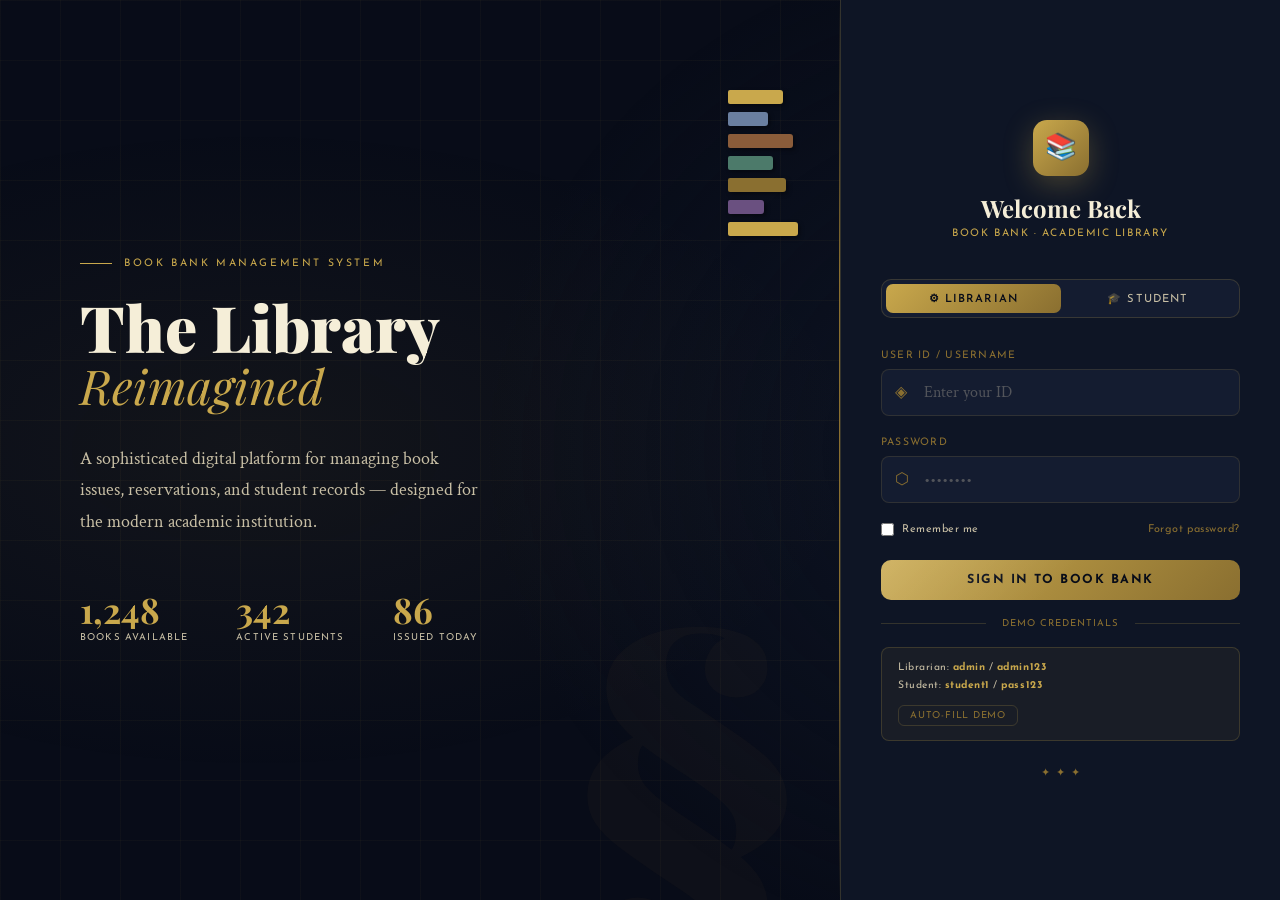
<file: src/main/resources/static/index.html>
<!DOCTYPE html>
<html lang="en">
<head>
<meta charset="UTF-8">
<meta name="viewport" content="width=device-width,initial-scale=1">
<title>Book Bank — Sign In</title>
<link rel="preconnect" href="https://fonts.googleapis.com">
<link href="https://fonts.googleapis.com/css2?family=Playfair+Display:ital,wght@0,400;0,700;0,900;1,400;1,600&family=Crimson+Text:ital,wght@0,400;0,600;1,400&family=Josefin+Sans:wght@300;400;600&display=swap" rel="stylesheet">
<style>
:root {
  --navy: #080c18;
  --navy-2: #0e1525;
  --navy-3: #141c30;
  --navy-4: #1c2640;
  --gold: #c9a84c;
  --gold-light: #e8c96a;
  --gold-dim: #8a6f30;
  --cream: #f5eed8;
  --cream-dim: #c8bfa5;
  --border: rgba(201,168,76,0.2);
  --border-strong: rgba(201,168,76,0.5);
}
*,*::before,*::after{box-sizing:border-box;margin:0;padding:0}
body {
  background: var(--navy);
  color: var(--cream);
  font-family: 'Crimson Text', Georgia, serif;
  min-height: 100vh;
  display: flex;
  align-items: center;
  justify-content: center;
  overflow: hidden;
}
body::before {
  content: '';
  position: fixed; inset: 0;
  background:
    radial-gradient(ellipse 80% 60% at 20% 50%, rgba(201,168,76,0.06) 0%, transparent 60%),
    radial-gradient(ellipse 60% 80% at 80% 50%, rgba(14,21,37,0.8) 0%, transparent 70%);
  pointer-events: none;
}

/* Grid lines */
.grid-bg {
  position: fixed; inset: 0;
  background-image:
    linear-gradient(rgba(201,168,76,0.04) 1px, transparent 1px),
    linear-gradient(90deg, rgba(201,168,76,0.04) 1px, transparent 1px);
  background-size: 60px 60px;
  pointer-events: none;
}

.login-container {
  display: grid;
  grid-template-columns: 1fr 440px;
  min-height: 100vh;
  width: 100%;
  position: relative;
  z-index: 1;
}

/* Left panel */
.login-hero {
  display: flex;
  flex-direction: column;
  align-items: flex-start;
  justify-content: center;
  padding: 4rem 5rem;
  position: relative;
  overflow: hidden;
}
.login-hero::after {
  content: '';
  position: absolute;
  top: 0; bottom: 0; right: 0;
  width: 1px;
  background: linear-gradient(to bottom, transparent, var(--gold-dim) 30%, var(--gold-dim) 70%, transparent);
}

.hero-eyebrow {
  font-family: 'Josefin Sans', sans-serif;
  font-size: 0.65rem;
  letter-spacing: 0.25em;
  text-transform: uppercase;
  color: var(--gold);
  margin-bottom: 1.5rem;
  display: flex;
  align-items: center;
  gap: 0.75rem;
}
.hero-eyebrow::before {
  content: '';
  display: inline-block;
  width: 32px; height: 1px;
  background: var(--gold);
}

.hero-title {
  font-family: 'Playfair Display', serif;
  font-size: clamp(3rem, 5vw, 5rem);
  font-weight: 900;
  line-height: 1.05;
  color: var(--cream);
  margin-bottom: 0.5rem;
}
.hero-title em {
  display: block;
  font-style: italic;
  color: var(--gold);
  font-weight: 400;
  font-size: 0.75em;
}

.hero-desc {
  font-size: 1.1rem;
  color: var(--cream-dim);
  max-width: 400px;
  margin: 1.5rem 0 3rem;
  line-height: 1.8;
}

/* Stats row on hero */
.hero-stats {
  display: flex;
  gap: 3rem;
}
.hero-stat-val {
  font-family: 'Playfair Display', serif;
  font-size: 2.2rem;
  font-weight: 700;
  color: var(--gold);
}
.hero-stat-lbl {
  font-family: 'Josefin Sans', sans-serif;
  font-size: 0.6rem;
  letter-spacing: 0.12em;
  text-transform: uppercase;
  color: var(--cream-dim);
}

/* Big decorative number */
.hero-deco {
  position: absolute;
  bottom: -2rem; right: 5%;
  font-family: 'Playfair Display', serif;
  font-size: 22rem;
  font-weight: 900;
  color: rgba(201,168,76,0.03);
  line-height: 1;
  user-select: none;
  pointer-events: none;
}

/* Floating book icons */
.float-books {
  position: absolute;
  top: 10%; right: 5%;
  display: flex;
  flex-direction: column;
  gap: 8px;
  opacity: 0.35;
}
.float-book {
  height: 14px;
  border-radius: 2px 3px 3px 2px;
  box-shadow: 2px 2px 4px rgba(0,0,0,0.4);
  animation: floatBook 4s ease-in-out infinite;
}
.float-book:nth-child(odd) { animation-direction: alternate; }
@keyframes floatBook {
  0%,100% { transform: translateY(0); }
  50% { transform: translateY(-6px); }
}

/* Right panel — form */
.login-form-panel {
  background: var(--navy-2);
  border-left: 1px solid var(--border);
  display: flex;
  flex-direction: column;
  align-items: center;
  justify-content: center;
  padding: 3rem 2.5rem;
}

.form-logo {
  text-align: center;
  margin-bottom: 2.5rem;
}
.form-logo .logo-icon {
  width: 56px; height: 56px;
  background: linear-gradient(135deg, var(--gold), var(--gold-dim));
  border-radius: 14px;
  display: inline-flex;
  align-items: center;
  justify-content: center;
  font-size: 1.6rem;
  margin-bottom: 1rem;
  box-shadow: 0 8px 30px rgba(201,168,76,0.3);
  animation: pulse-gold 3s infinite;
}
@keyframes pulse-gold {
  0%,100% { box-shadow: 0 8px 30px rgba(201,168,76,0.3); }
  50% { box-shadow: 0 8px 40px rgba(201,168,76,0.5); }
}
.form-logo h2 {
  font-family: 'Playfair Display', serif;
  font-size: 1.5rem;
  font-weight: 700;
  color: var(--cream);
}
.form-logo p {
  font-family: 'Josefin Sans', sans-serif;
  font-size: 0.65rem;
  letter-spacing: 0.15em;
  text-transform: uppercase;
  color: var(--gold);
  margin-top: 4px;
}

/* Role tabs */
.role-tabs {
  display: flex;
  background: var(--navy-3);
  border: 1px solid var(--border);
  border-radius: 10px;
  padding: 4px;
  width: 100%;
  margin-bottom: 2rem;
}
.role-tab {
  flex: 1;
  text-align: center;
  padding: 0.5rem;
  border-radius: 7px;
  cursor: pointer;
  font-family: 'Josefin Sans', sans-serif;
  font-size: 0.7rem;
  letter-spacing: 0.1em;
  text-transform: uppercase;
  color: var(--cream-dim);
  transition: all 0.3s;
}
.role-tab.active {
  background: linear-gradient(135deg, var(--gold), var(--gold-dim));
  color: var(--navy);
  font-weight: 600;
}

/* Form */
.form-card { width: 100%; }
.form-group { margin-bottom: 1.3rem; }
.form-label {
  display: block;
  font-family: 'Josefin Sans', sans-serif;
  font-size: 0.65rem;
  letter-spacing: 0.12em;
  text-transform: uppercase;
  color: var(--gold-dim);
  margin-bottom: 0.5rem;
}
.input-wrap { position: relative; }
.input-icon {
  position: absolute;
  left: 0.9rem;
  top: 50%;
  transform: translateY(-50%);
  color: var(--gold-dim);
  font-size: 1rem;
  pointer-events: none;
}
.form-control {
  width: 100%;
  background: var(--navy-3);
  border: 1px solid rgba(201,168,76,0.15);
  border-radius: 8px;
  padding: 0.75rem 1rem 0.75rem 2.6rem;
  color: var(--cream);
  font-family: 'Crimson Text', serif;
  font-size: 1rem;
  outline: none;
  transition: border-color 0.2s, box-shadow 0.2s;
}
.form-control:focus {
  border-color: var(--gold-dim);
  box-shadow: 0 0 0 3px rgba(201,168,76,0.1);
}
.form-control::placeholder { color: rgba(197,188,168,0.35); }

.form-footer {
  display: flex;
  justify-content: space-between;
  align-items: center;
  margin-bottom: 1.5rem;
  font-size: 0.82rem;
}
.remember-wrap {
  display: flex;
  align-items: center;
  gap: 0.5rem;
  color: var(--cream-dim);
  cursor: pointer;
  font-family: 'Josefin Sans', sans-serif;
  font-size: 0.68rem;
  letter-spacing: 0.05em;
}
.remember-wrap input[type=checkbox] { accent-color: var(--gold); }
.forgot-link {
  font-family: 'Josefin Sans', sans-serif;
  font-size: 0.68rem;
  letter-spacing: 0.05em;
  color: var(--gold-dim);
  text-decoration: none;
  transition: color 0.2s;
}
.forgot-link:hover { color: var(--gold); }

.btn-login {
  width: 100%;
  padding: 0.85rem;
  background: linear-gradient(135deg, var(--gold), var(--gold-dim));
  border: none;
  border-radius: 10px;
  color: var(--navy);
  font-family: 'Josefin Sans', sans-serif;
  font-size: 0.78rem;
  font-weight: 700;
  letter-spacing: 0.12em;
  text-transform: uppercase;
  cursor: pointer;
  transition: all 0.3s;
  position: relative;
  overflow: hidden;
}
.btn-login::after {
  content: '';
  position: absolute;
  inset: 0;
  background: linear-gradient(135deg, rgba(255,255,255,0.15) 0%, transparent 50%);
}
.btn-login:hover { transform: translateY(-2px); box-shadow: 0 8px 30px rgba(201,168,76,0.5); }
.btn-login:active { transform: translateY(0); }

.divider {
  display: flex;
  align-items: center;
  gap: 1rem;
  margin: 1.2rem 0;
  color: var(--gold-dim);
  font-family: 'Josefin Sans', sans-serif;
  font-size: 0.6rem;
  letter-spacing: 0.1em;
  text-transform: uppercase;
}
.divider::before, .divider::after {
  content: '';
  flex: 1;
  height: 1px;
  background: var(--border);
}

.demo-creds {
  background: rgba(201,168,76,0.06);
  border: 1px solid var(--border);
  border-radius: 8px;
  padding: 0.9rem 1rem;
}
.demo-creds p {
  font-family: 'Josefin Sans', sans-serif;
  font-size: 0.65rem;
  letter-spacing: 0.05em;
  color: var(--cream-dim);
  margin-bottom: 0.4rem;
}
.demo-creds strong { color: var(--gold); }
.demo-btn {
  background: none;
  border: 1px solid var(--border);
  border-radius: 6px;
  color: var(--gold-dim);
  font-family: 'Josefin Sans', sans-serif;
  font-size: 0.6rem;
  letter-spacing: 0.08em;
  text-transform: uppercase;
  padding: 0.3rem 0.7rem;
  cursor: pointer;
  transition: all 0.2s;
  margin-top: 0.5rem;
}
.demo-btn:hover { border-color: var(--gold); color: var(--gold); }

/* ornament lines */
.form-ornament {
  display: flex;
  align-items: center;
  justify-content: center;
  gap: 0.5rem;
  margin-top: 1.5rem;
  color: var(--gold-dim);
  font-size: 0.7rem;
  opacity: 0.5;
}

/* Animations */
@keyframes fadeUp {
  from { opacity:0; transform:translateY(20px); }
  to { opacity:1; transform:translateY(0); }
}
.login-hero > * {
  animation: fadeUp 0.7s ease forwards;
}
.hero-eyebrow { animation-delay: 0.1s; }
.hero-title { animation-delay: 0.2s; }
.hero-desc { animation-delay: 0.3s; }
.hero-stats { animation-delay: 0.4s; }
.login-form-panel > * {
  animation: fadeUp 0.5s ease 0.2s forwards;
  opacity: 0;
}
</style>
</head>
<body>
<div class="grid-bg"></div>

<div class="login-container">
  <!-- HERO SIDE -->
  <div class="login-hero">
    <div class="hero-eyebrow">Book Bank Management System</div>
    <h1 class="hero-title">
      The Library
      <em>Reimagined</em>
    </h1>
    <p class="hero-desc">
      A sophisticated digital platform for managing book issues, reservations, and student records — designed for the modern academic institution.
    </p>
    <div class="hero-stats">
      <div>
        <div class="hero-stat-val">1,248</div>
        <div class="hero-stat-lbl">Books Available</div>
      </div>
      <div>
        <div class="hero-stat-val">342</div>
        <div class="hero-stat-lbl">Active Students</div>
      </div>
      <div>
        <div class="hero-stat-val">86</div>
        <div class="hero-stat-lbl">Issued Today</div>
      </div>
    </div>

    <!-- Decorative books -->
    <div class="float-books">
      <div class="float-book" style="width:55px;background:#c9a84c;animation-duration:3.2s"></div>
      <div class="float-book" style="width:40px;background:#6a7fa0;animation-duration:4.1s"></div>
      <div class="float-book" style="width:65px;background:#8a5c3a;animation-duration:3.7s"></div>
      <div class="float-book" style="width:45px;background:#4c7a6a;animation-duration:2.9s"></div>
      <div class="float-book" style="width:58px;background:#8a6f30;animation-duration:4.5s"></div>
      <div class="float-book" style="width:36px;background:#6a5080;animation-duration:3.4s"></div>
      <div class="float-book" style="width:70px;background:#c9a84c;animation-duration:5s"></div>
    </div>

    <div class="hero-deco">§</div>
  </div>

  <!-- FORM SIDE -->
  <div class="login-form-panel">
    <div class="form-logo">
      <div class="logo-icon">📚</div>
      <h2>Welcome Back</h2>
      <p>Book Bank · Academic Library</p>
    </div>

    <!-- Role tabs -->
    <div class="role-tabs">
      <div class="role-tab active" id="tab-admin" onclick="switchRole('admin')">⚙ Librarian</div>
      <div class="role-tab" id="tab-student" onclick="switchRole('student')">🎓 Student</div>
    </div>

    <div class="form-card">
      <div class="form-group">
        <label class="form-label">User ID / Username</label>
        <div class="input-wrap">
          <span class="input-icon">◈</span>
          <input class="form-control" id="inp-user" type="text" placeholder="Enter your ID" autocomplete="off">
        </div>
      </div>
      <div class="form-group">
        <label class="form-label">Password</label>
        <div class="input-wrap">
          <span class="input-icon">⬡</span>
          <input class="form-control" id="inp-pass" type="password" placeholder="••••••••">
        </div>
      </div>
      <div class="form-footer">
        <label class="remember-wrap">
          <input type="checkbox"> Remember me
        </label>
        <a href="#" class="forgot-link">Forgot password?</a>
      </div>
      <button class="btn-login" onclick="doLogin()">Sign In to Book Bank</button>

      <div class="divider">Demo Credentials</div>

      <div class="demo-creds">
        <p>Librarian: <strong>admin</strong> / <strong>admin123</strong></p>
        <p>Student: <strong>student1</strong> / <strong>pass123</strong></p>
        <button class="demo-btn" onclick="fillDemo()">Auto-fill Demo</button>
      </div>
    </div>

    <div class="form-ornament">✦ &nbsp; ✦ &nbsp; ✦</div>
  </div>
</div>

<script>
let activeRole = 'admin';

function switchRole(role) {
  activeRole = role;
  document.querySelectorAll('.role-tab').forEach(t => t.classList.remove('active'));
  document.getElementById('tab-' + role).classList.add('active');
  document.getElementById('inp-user').value = '';
  document.getElementById('inp-pass').value = '';
}

function fillDemo() {
  if (activeRole === 'admin') {
    document.getElementById('inp-user').value = 'admin';
    document.getElementById('inp-pass').value = 'admin123';
  } else {
    document.getElementById('inp-user').value = 'student1';
    document.getElementById('inp-pass').value = 'pass123';
  }
}

function doLogin() {
  const u = document.getElementById('inp-user').value;
  const p = document.getElementById('inp-pass').value;
  if (!u || !p) {
    document.getElementById('inp-user').style.borderColor = 'rgba(201,76,76,0.6)';
    return;
  }
  // Redirect based on role
  if (activeRole === 'admin') {
    window.location.href = 'dashboard.html';
  } else {
    window.location.href = 'dashboard.html';
  }
}
</script>
</body>
</html>
</file>
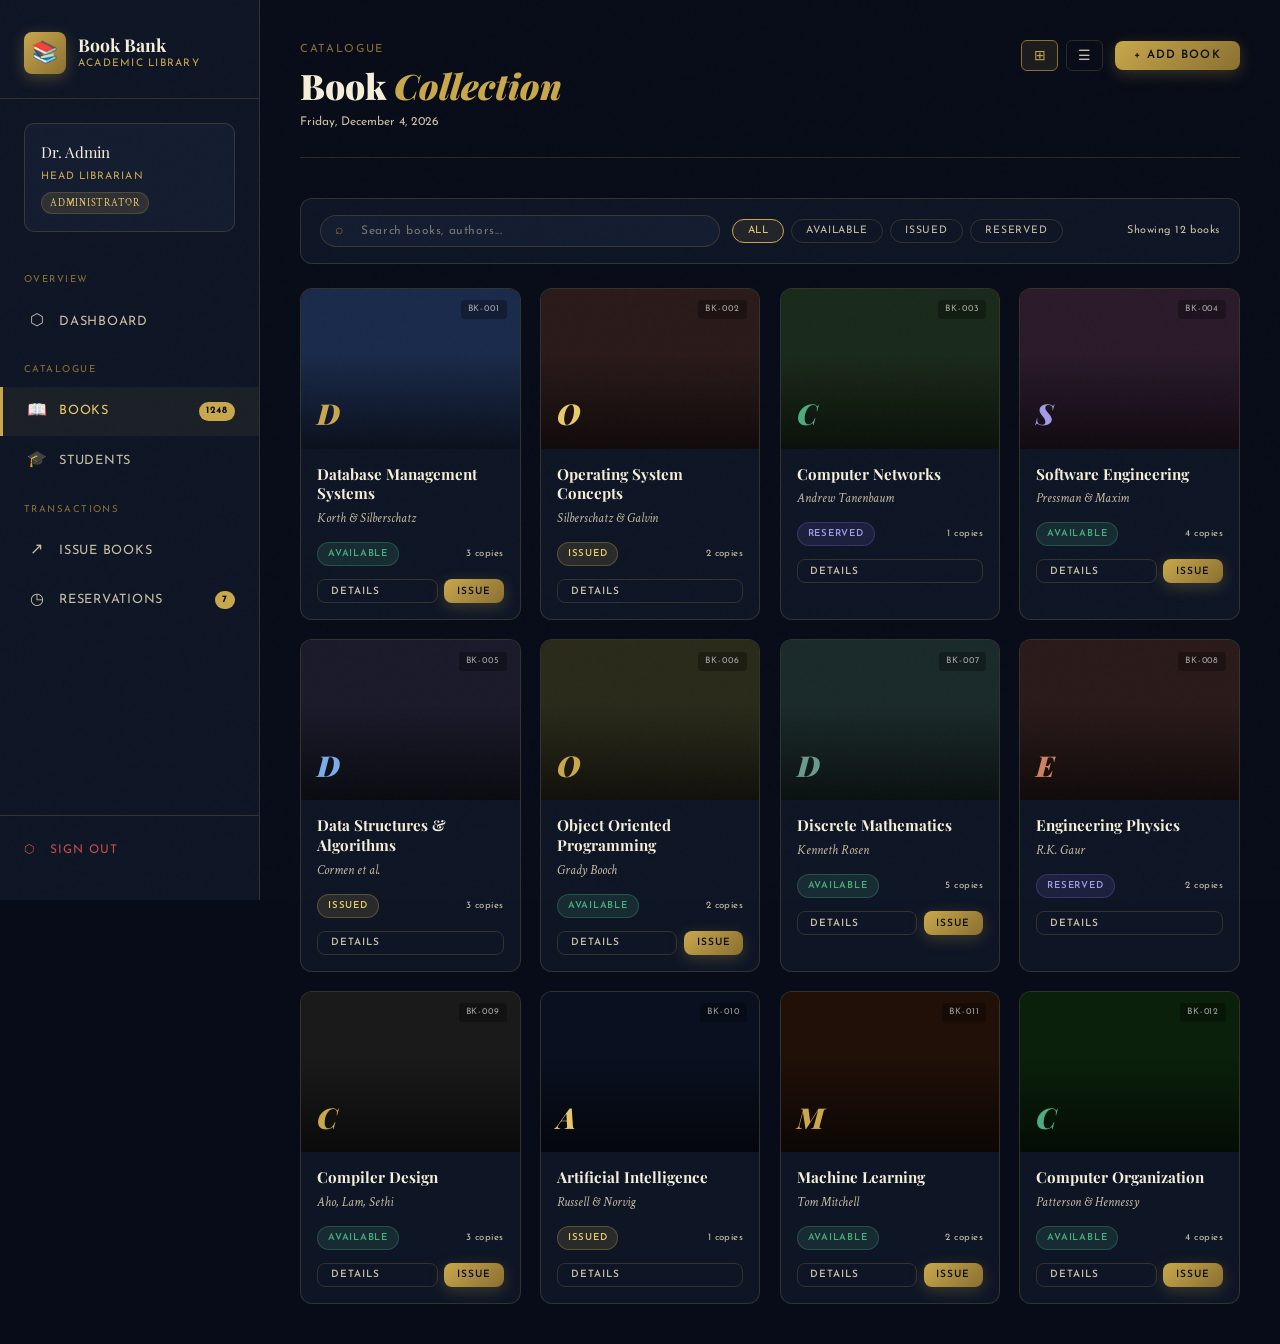
<file: src/main/resources/static/books.html>
<!DOCTYPE html>
<html lang="en">
<head>
<meta charset="UTF-8">
<meta name="viewport" content="width=device-width,initial-scale=1">
<title>Books — Book Bank</title>
<link rel="preconnect" href="https://fonts.googleapis.com">
<link href="https://fonts.googleapis.com/css2?family=Playfair+Display:ital,wght@0,400;0,700;0,900;1,400;1,600&family=Crimson+Text:ital,wght@0,400;0,600;1,400&family=Josefin+Sans:wght@300;400;600&display=swap" rel="stylesheet">
<link rel="stylesheet" href="css/style.css">
<style>
.filter-bar {
  display: flex;
  gap: 0.75rem;
  align-items: center;
  flex-wrap: wrap;
  margin-bottom: 1.5rem;
  padding: 1rem 1.2rem;
  background: var(--navy-2);
  border: 1px solid var(--border);
  border-radius: 12px;
}
.filter-chips { display: flex; gap: 0.4rem; flex-wrap: wrap; }
.chip {
  padding: 0.35rem 0.9rem;
  border-radius: 20px;
  font-family: 'Josefin Sans', sans-serif;
  font-size: 0.65rem;
  letter-spacing: 0.08em;
  text-transform: uppercase;
  cursor: pointer;
  border: 1px solid var(--border);
  color: var(--cream-dim);
  transition: all 0.2s;
  background: transparent;
}
.chip.active, .chip:hover {
  border-color: var(--gold);
  color: var(--gold-light);
  background: rgba(201,168,76,0.1);
}

/* Book Cards Grid */
.books-grid {
  display: grid;
  grid-template-columns: repeat(auto-fill, minmax(220px, 1fr));
  gap: 1.2rem;
  margin-top: 1.5rem;
}
.book-card {
  background: var(--navy-2);
  border: 1px solid var(--border);
  border-radius: 12px;
  overflow: hidden;
  transition: transform 0.3s, border-color 0.3s, box-shadow 0.3s;
  cursor: pointer;
  animation: fadeUp 0.5s ease forwards;
  opacity: 0;
}
.book-card:hover {
  transform: translateY(-6px);
  border-color: var(--gold-dim);
  box-shadow: 0 12px 40px rgba(0,0,0,0.4), 0 0 20px rgba(201,168,76,0.1);
}
.book-cover {
  height: 160px;
  display: flex;
  align-items: flex-end;
  padding: 1rem;
  position: relative;
  overflow: hidden;
}
.book-cover::before {
  content: '';
  position: absolute;
  inset: 0;
  background: linear-gradient(to bottom, transparent 40%, rgba(0,0,0,0.6) 100%);
}
.book-cover-id {
  position: absolute;
  top: 0.7rem; right: 0.8rem;
  font-family: 'Josefin Sans', sans-serif;
  font-size: 0.55rem;
  letter-spacing: 0.1em;
  color: rgba(255,255,255,0.6);
  background: rgba(0,0,0,0.3);
  padding: 2px 7px;
  border-radius: 3px;
}
.book-cover-icon {
  position: relative;
  z-index: 1;
  font-size: 0.7rem;
  font-family: 'Playfair Display', serif;
  font-style: italic;
  color: rgba(255,255,255,0.85);
  line-height: 1.3;
}
.book-info { padding: 1rem; }
.book-title {
  font-family: 'Playfair Display', serif;
  font-size: 0.95rem;
  font-weight: 700;
  color: var(--cream);
  margin-bottom: 0.25rem;
  line-height: 1.3;
}
.book-author {
  font-size: 0.8rem;
  color: var(--cream-dim);
  font-style: italic;
  margin-bottom: 0.6rem;
}
.book-meta {
  display: flex;
  align-items: center;
  justify-content: space-between;
  margin-top: 0.75rem;
}
.book-actions {
  display: flex;
  gap: 0.4rem;
  margin-top: 0.8rem;
}

/* Table view toggle */
.view-toggle { display: flex; gap: 0.5rem; }
.view-btn {
  padding: 0.4rem 0.7rem;
  border-radius: 6px;
  border: 1px solid var(--border);
  background: transparent;
  color: var(--cream-dim);
  cursor: pointer;
  font-size: 0.85rem;
  transition: all 0.2s;
}
.view-btn.active { border-color: var(--gold-dim); color: var(--gold); background: rgba(201,168,76,0.1); }

/* Table view */
.table-view { display: none; }
.table-view.active { display: block; }
.grid-view { display: grid; }
.grid-view.hidden { display: none; }

@keyframes fadeUp {
  from { opacity:0; transform:translateY(15px); }
  to { opacity:1; transform:translateY(0); }
}
</style>
</head>
<body>
<div class="app-wrapper">

  <aside class="sidebar">
    <div class="sidebar-logo">
      <div class="logo-icon">📚</div>
      <div>
        <div class="brand-name">Book Bank</div>
        <div class="brand-sub">Academic Library</div>
      </div>
    </div>
    <div class="sidebar-user">
      <div class="user-name">Dr. Admin</div>
      <div class="user-role">Head Librarian</div>
      <div class="role-badge">Administrator</div>
    </div>
    <nav class="sidebar-nav">
      <div class="nav-section-title">Overview</div>
      <a href="dashboard.html"><span class="nav-icon">⬡</span> Dashboard</a>
      <div class="nav-section-title">Catalogue</div>
      <a href="books.html" class="active"><span class="nav-icon">📖</span> Books <span class="nav-badge">1248</span></a>
      <a href="students.html"><span class="nav-icon">🎓</span> Students</a>
      <div class="nav-section-title">Transactions</div>
      <a href="issue.html"><span class="nav-icon">↗</span> Issue Books</a>
      <a href="reservations.html"><span class="nav-icon">◷</span> Reservations <span class="nav-badge">7</span></a>
    </nav>
    <div class="sidebar-footer">
      <a href="index.html">⬡ &nbsp; Sign Out</a>
    </div>
  </aside>

  <main class="main-content">

    <div class="page-header fade-up fade-up-1">
      <div>
        <div class="page-subtitle">Catalogue</div>
        <h1 class="page-title">Book <em>Collection</em></h1>
        <div class="page-date js-date"></div>
      </div>
      <div style="display:flex;gap:0.75rem;align-items:center">
        <div class="view-toggle">
          <button class="view-btn active" id="btn-grid" onclick="setView('grid')">⊞</button>
          <button class="view-btn" id="btn-table" onclick="setView('table')">☰</button>
        </div>
        <button class="btn btn-primary" onclick="openModal('modal-add-book')">+ Add Book</button>
      </div>
    </div>

    <!-- FILTER BAR -->
    <div class="filter-bar fade-up fade-up-2">
      <div class="search-wrap">
        <span class="search-icon">⌕</span>
        <input type="text" placeholder="Search books, authors..." id="search-input" oninput="filterBooks()">
      </div>
      <div class="filter-chips">
        <button class="chip active" data-filter="all" onclick="setFilter(this,'all')">All</button>
        <button class="chip" data-filter="available" onclick="setFilter(this,'available')">Available</button>
        <button class="chip" data-filter="issued" onclick="setFilter(this,'issued')">Issued</button>
        <button class="chip" data-filter="reserved" onclick="setFilter(this,'reserved')">Reserved</button>
      </div>
      <div style="margin-left:auto;font-family:'Josefin Sans',sans-serif;font-size:0.68rem;color:var(--cream-dim);letter-spacing:0.05em">
        Showing <span id="count-label">12</span> books
      </div>
    </div>

    <!-- BOOKS GRID VIEW -->
    <div class="books-grid grid-view" id="books-grid"></div>

    <!-- TABLE VIEW -->
    <div class="table-view card fade-up fade-up-3" id="books-table-wrap">
      <div class="card-header">
        <div class="card-title">Book <span class="accent">Catalogue</span></div>
      </div>
      <div style="overflow-x:auto">
        <table id="books-table">
          <thead>
            <tr>
              <th>Book ID</th>
              <th>Title</th>
              <th>Author</th>
              <th>Category</th>
              <th>Status</th>
              <th>Actions</th>
            </tr>
          </thead>
          <tbody id="books-tbody"></tbody>
        </table>
      </div>
    </div>

  </main>
</div>

<!-- ADD BOOK MODAL -->
<div class="modal-overlay" id="modal-add-book">
  <div class="modal">
    <div class="modal-header">
      <h3 class="modal-title">Add New Book</h3>
      <button class="modal-close" onclick="closeModal('modal-add-book')">✕</button>
    </div>
    <div class="form-group">
      <label class="form-label">Book ID</label>
      <input class="form-control" type="text" placeholder="e.g. BK-2026-049">
    </div>
    <div class="form-group">
      <label class="form-label">Book Title</label>
      <input class="form-control" type="text" placeholder="Enter full book title">
    </div>
    <div class="form-group">
      <label class="form-label">Author</label>
      <input class="form-control" type="text" placeholder="Author name">
    </div>
    <div style="display:grid;grid-template-columns:1fr 1fr;gap:1rem">
      <div class="form-group">
        <label class="form-label">Category</label>
        <select class="form-control">
          <option>Computer Science</option>
          <option>Mathematics</option>
          <option>Physics</option>
          <option>Literature</option>
          <option>Engineering</option>
        </select>
      </div>
      <div class="form-group">
        <label class="form-label">Copies</label>
        <input class="form-control" type="number" value="1" min="1">
      </div>
    </div>
    <div style="display:flex;gap:0.75rem;justify-content:flex-end">
      <button class="btn btn-ghost" onclick="closeModal('modal-add-book')">Cancel</button>
      <button class="btn btn-primary" onclick="addBook()">Add to Catalogue</button>
    </div>
  </div>
</div>

<!-- BOOK DETAIL MODAL -->
<div class="modal-overlay" id="modal-book-detail">
  <div class="modal">
    <div class="modal-header">
      <h3 class="modal-title" id="detail-title">Book Details</h3>
      <button class="modal-close" onclick="closeModal('modal-book-detail')">✕</button>
    </div>
    <div id="detail-content"></div>
    <div style="display:flex;gap:0.75rem;justify-content:flex-end;margin-top:1rem">
      <button class="btn btn-ghost" onclick="closeModal('modal-book-detail')">Close</button>
      <button class="btn btn-primary" onclick="closeModal('modal-book-detail');openModal('modal-add-book');showToast('Edit mode','Modify book details','✎')">Edit</button>
    </div>
  </div>
</div>

<div class="toast" id="toast">
  <span class="toast-icon">✦</span>
  <div>
    <div class="toast-msg">Done</div>
    <div class="toast-sub"></div>
  </div>
</div>

<script src="js/shared.js"></script>
<script>
const coverColors = [
  ['#1a2a4a','#c9a84c'],['#2a1a1a','#e8c96a'],['#1a2a1a','#4cad7e'],
  ['#2a1a2a','#a09de8'],['#1a1a2a','#7aaee8'],['#2a2a1a','#c9a84c'],
  ['#1a2a2a','#6a9a8a'],['#2a1a1a','#d08060'],['#1a1a1a','#c9a84c'],
  ['#0a1020','#e8c96a'],['#201008','#c9a84c'],['#0a200a','#4cad7e'],
];

const books = [
  { id:'BK-001', title:'Database Management Systems', author:'Korth & Silberschatz', cat:'Computer Science', status:'available', copies:3 },
  { id:'BK-002', title:'Operating System Concepts', author:'Silberschatz & Galvin', cat:'Computer Science', status:'issued', copies:2 },
  { id:'BK-003', title:'Computer Networks', author:'Andrew Tanenbaum', cat:'Computer Science', status:'reserved', copies:1 },
  { id:'BK-004', title:'Software Engineering', author:'Pressman & Maxim', cat:'Engineering', status:'available', copies:4 },
  { id:'BK-005', title:'Data Structures & Algorithms', author:'Cormen et al.', cat:'Computer Science', status:'issued', copies:3 },
  { id:'BK-006', title:'Object Oriented Programming', author:'Grady Booch', cat:'Computer Science', status:'available', copies:2 },
  { id:'BK-007', title:'Discrete Mathematics', author:'Kenneth Rosen', cat:'Mathematics', status:'available', copies:5 },
  { id:'BK-008', title:'Engineering Physics', author:'R.K. Gaur', cat:'Physics', status:'reserved', copies:2 },
  { id:'BK-009', title:'Compiler Design', author:'Aho, Lam, Sethi', cat:'Computer Science', status:'available', copies:3 },
  { id:'BK-010', title:'Artificial Intelligence', author:'Russell & Norvig', cat:'Computer Science', status:'issued', copies:1 },
  { id:'BK-011', title:'Machine Learning', author:'Tom Mitchell', cat:'Computer Science', status:'available', copies:2 },
  { id:'BK-012', title:'Computer Organization', author:'Patterson & Hennessy', cat:'Engineering', status:'available', copies:4 },
];

let currentFilter = 'all';
let currentView = 'grid';

function statusBadge(s) {
  const map = { available:'badge-available', issued:'badge-issued', reserved:'badge-reserved' };
  return `<span class="badge ${map[s]}">${s}</span>`;
}

function renderGrid(list) {
  const grid = document.getElementById('books-grid');
  grid.innerHTML = '';
  list.forEach((b, i) => {
    const [bg, accent] = coverColors[i % coverColors.length];
    const div = document.createElement('div');
    div.className = 'book-card';
    div.style.animationDelay = (i * 0.05) + 's';
    div.innerHTML = `
      <div class="book-cover" style="background:${bg}">
        <div class="book-cover-id">${b.id}</div>
        <div class="book-cover-icon" style="color:${accent};font-size:1.8rem;font-weight:900;font-family:'Playfair Display',serif;">${b.title.charAt(0)}</div>
      </div>
      <div class="book-info">
        <div class="book-title">${b.title}</div>
        <div class="book-author">${b.author}</div>
        <div class="book-meta">
          ${statusBadge(b.status)}
          <span style="font-family:'Josefin Sans',sans-serif;font-size:0.6rem;color:var(--cream-dim);letter-spacing:0.05em">${b.copies} copies</span>
        </div>
        <div class="book-actions">
          <button class="btn btn-ghost btn-sm" style="flex:1" onclick="viewBook(${i})">Details</button>
          ${b.status==='available'?`<button class="btn btn-primary btn-sm" onclick="event.stopPropagation();showToast('Issue initiated','Select student to proceed','↗')">Issue</button>`:''}
        </div>
      </div>`;
    grid.appendChild(div);
  });
  document.getElementById('count-label').textContent = list.length;
}

function renderTable(list) {
  const tbody = document.getElementById('books-tbody');
  tbody.innerHTML = list.map(b => `
    <tr>
      <td>${b.id}</td>
      <td>${b.title}</td>
      <td style="font-style:italic">${b.author}</td>
      <td><span style="font-family:'Josefin Sans',sans-serif;font-size:0.68rem;color:var(--cream-dim)">${b.cat}</span></td>
      <td>${statusBadge(b.status)}</td>
      <td>
        <div style="display:flex;gap:0.4rem">
          <button class="btn btn-ghost btn-sm">Edit</button>
          ${b.status==='available'?`<button class="btn btn-primary btn-sm" onclick="showToast('Issue initiated','','↗')">Issue</button>`:''}
        </div>
      </td>
    </tr>`).join('');
  document.getElementById('count-label').textContent = list.length;
}

function getFiltered() {
  const q = document.getElementById('search-input').value.toLowerCase();
  return books.filter(b => {
    const matchFilter = currentFilter === 'all' || b.status === currentFilter;
    const matchSearch = !q || b.title.toLowerCase().includes(q) || b.author.toLowerCase().includes(q) || b.id.toLowerCase().includes(q);
    return matchFilter && matchSearch;
  });
}

function filterBooks() {
  const list = getFiltered();
  renderGrid(list);
  renderTable(list);
}

function setFilter(el, filter) {
  currentFilter = filter;
  document.querySelectorAll('.chip').forEach(c => c.classList.remove('active'));
  el.classList.add('active');
  filterBooks();
}

function setView(v) {
  currentView = v;
  document.getElementById('btn-grid').classList.toggle('active', v === 'grid');
  document.getElementById('btn-table').classList.toggle('active', v === 'table');
  document.getElementById('books-grid').classList.toggle('hidden', v !== 'grid');
  document.getElementById('books-grid').style.display = v === 'grid' ? 'grid' : 'none';
  document.getElementById('books-table-wrap').classList.toggle('table-view', true);
  document.getElementById('books-table-wrap').style.display = v === 'table' ? 'block' : 'none';
}

function viewBook(i) {
  const b = books[i];
  document.getElementById('detail-title').textContent = b.title;
  document.getElementById('detail-content').innerHTML = `
    <div style="display:grid;grid-template-columns:1fr 1fr;gap:1rem">
      <div><div class="form-label">Book ID</div><div style="color:var(--cream)">${b.id}</div></div>
      <div><div class="form-label">Category</div><div style="color:var(--cream)">${b.cat}</div></div>
      <div><div class="form-label">Author</div><div style="color:var(--cream);font-style:italic">${b.author}</div></div>
      <div><div class="form-label">Copies</div><div style="color:var(--cream)">${b.copies}</div></div>
      <div><div class="form-label">Status</div>${statusBadge(b.status)}</div>
    </div>`;
  openModal('modal-book-detail');
}

function addBook() {
  closeModal('modal-add-book');
  showToast('Book added to catalogue', 'Inventory updated', '✦');
}

// init
setView('grid');
filterBooks();
document.getElementById('books-table-wrap').style.display = 'none';
</script>
</body>
</html>
</file>
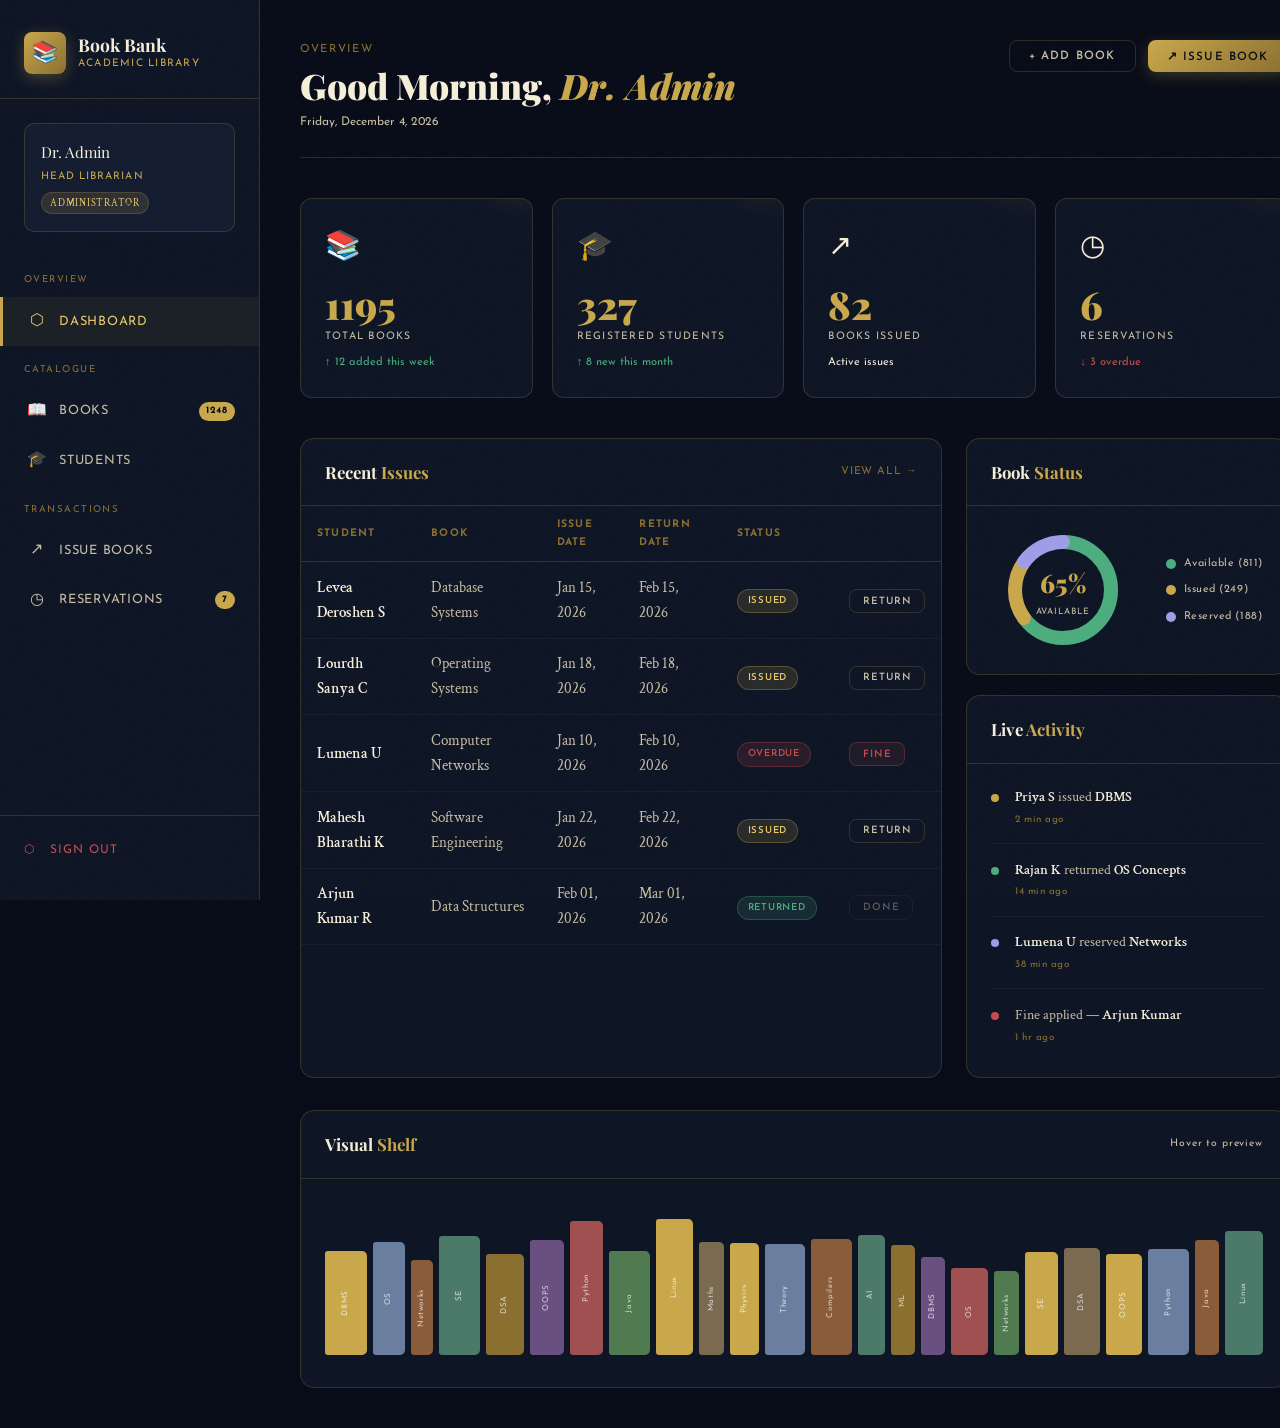
<file: src/main/resources/static/dashboard.html>
<!DOCTYPE html>
<html lang="en">
<head>
<meta charset="UTF-8">
<meta name="viewport" content="width=device-width,initial-scale=1">
<title>Dashboard — Book Bank</title>
<link rel="preconnect" href="https://fonts.googleapis.com">
<link href="https://fonts.googleapis.com/css2?family=Playfair+Display:ital,wght@0,400;0,700;0,900;1,400;1,600&family=Crimson+Text:ital,wght@0,400;0,600;1,400&family=Josefin+Sans:wght@300;400;600&display=swap" rel="stylesheet">
<link rel="stylesheet" href="css/style.css">
</head>
<body>

<div class="app-wrapper">

  <!-- SIDEBAR -->
  <aside class="sidebar">
    <div class="sidebar-logo">
      <div class="logo-icon">📚</div>
      <div>
        <div class="brand-name">Book Bank</div>
        <div class="brand-sub">Academic Library</div>
      </div>
    </div>
    <div class="sidebar-user">
      <div class="user-name">Dr. Admin</div>
      <div class="user-role">Head Librarian</div>
      <div class="role-badge">Administrator</div>
    </div>
    <nav class="sidebar-nav">
      <div class="nav-section-title">Overview</div>
      <a href="dashboard.html" class="active"><span class="nav-icon">⬡</span> Dashboard</a>
      <div class="nav-section-title">Catalogue</div>
      <a href="books.html"><span class="nav-icon">📖</span> Books <span class="nav-badge">1248</span></a>
      <a href="students.html"><span class="nav-icon">🎓</span> Students</a>
      <div class="nav-section-title">Transactions</div>
      <a href="issue.html"><span class="nav-icon">↗</span> Issue Books</a>
      <a href="reservations.html"><span class="nav-icon">◷</span> Reservations <span class="nav-badge">7</span></a>
    </nav>
    <div class="sidebar-footer">
      <a href="index.html">⬡ &nbsp; Sign Out</a>
    </div>
  </aside>

  <!-- MAIN -->
  <main class="main-content">

    <div class="page-header fade-up fade-up-1">
      <div>
        <div class="page-subtitle">Overview</div>
        <h1 class="page-title">Good Morning, <em>Dr. Admin</em></h1>
        <div class="page-date js-date"></div>
      </div>
      <div style="display:flex;gap:0.75rem;align-items:center">
        <button class="btn btn-ghost" onclick="openModal('modal-add-book')">+ Add Book</button>
        <button class="btn btn-primary" onclick="openModal('modal-issue')">↗ Issue Book</button>
      </div>
    </div>

    <!-- STAT CARDS -->
    <div class="stats-grid">
      <div class="stat-card fade-up fade-up-1">
        <span class="stat-icon">📚</span>
        <div class="stat-value" data-count="1248">0</div>
        <div class="stat-label">Total Books</div>
        <div class="stat-change up">↑ 12 added this week</div>
      </div>
      <div class="stat-card fade-up fade-up-2">
        <span class="stat-icon">🎓</span>
        <div class="stat-value" data-count="342">0</div>
        <div class="stat-label">Registered Students</div>
        <div class="stat-change up">↑ 8 new this month</div>
      </div>
      <div class="stat-card fade-up fade-up-3">
        <span class="stat-icon">↗</span>
        <div class="stat-value" data-count="86">0</div>
        <div class="stat-label">Books Issued</div>
        <div class="stat-change">Active issues</div>
      </div>
      <div class="stat-card fade-up fade-up-4">
        <span class="stat-icon">◷</span>
        <div class="stat-value" data-count="7">0</div>
        <div class="stat-label">Reservations</div>
        <div class="stat-change down">↓ 3 overdue</div>
      </div>
    </div>

    <!-- CONTENT GRID -->
    <div class="content-grid wide fade-up fade-up-3">

      <!-- Recent Issues Table -->
      <div class="card">
        <div class="card-header">
          <div class="card-title">Recent <span class="accent">Issues</span></div>
          <a href="issue.html" style="font-family:'Josefin Sans',sans-serif;font-size:0.68rem;letter-spacing:0.08em;color:var(--gold-dim);text-decoration:none;text-transform:uppercase;">View All →</a>
        </div>
        <div style="overflow-x:auto">
        <table>
          <thead>
            <tr>
              <th>Student</th>
              <th>Book</th>
              <th>Issue Date</th>
              <th>Return Date</th>
              <th>Status</th>
              <th></th>
            </tr>
          </thead>
          <tbody>
            <tr>
              <td>Levea Deroshen S</td>
              <td>Database Systems</td>
              <td>Jan 15, 2026</td>
              <td>Feb 15, 2026</td>
              <td><span class="badge badge-issued">Issued</span></td>
              <td><button class="btn btn-ghost btn-sm" onclick="showToast('Return recorded','Levea Deroshen S — Database Systems','✦')">Return</button></td>
            </tr>
            <tr>
              <td>Lourdh Sanya C</td>
              <td>Operating Systems</td>
              <td>Jan 18, 2026</td>
              <td>Feb 18, 2026</td>
              <td><span class="badge badge-issued">Issued</span></td>
              <td><button class="btn btn-ghost btn-sm" onclick="showToast('Return recorded','Lourdh Sanya C — Operating Systems','✦')">Return</button></td>
            </tr>
            <tr>
              <td>Lumena U</td>
              <td>Computer Networks</td>
              <td>Jan 10, 2026</td>
              <td>Feb 10, 2026</td>
              <td><span class="badge badge-overdue">Overdue</span></td>
              <td><button class="btn btn-danger btn-sm" onclick="showToast('Fine calculated','₹20 fine applied for Lumena U','⚠')">Fine</button></td>
            </tr>
            <tr>
              <td>Mahesh Bharathi K</td>
              <td>Software Engineering</td>
              <td>Jan 22, 2026</td>
              <td>Feb 22, 2026</td>
              <td><span class="badge badge-issued">Issued</span></td>
              <td><button class="btn btn-ghost btn-sm" onclick="showToast('Return recorded','Mahesh Bharathi K — SE','✦')">Return</button></td>
            </tr>
            <tr>
              <td>Arjun Kumar R</td>
              <td>Data Structures</td>
              <td>Feb 01, 2026</td>
              <td>Mar 01, 2026</td>
              <td><span class="badge badge-available">Returned</span></td>
              <td><button class="btn btn-ghost btn-sm" style="opacity:0.4;cursor:default">Done</button></td>
            </tr>
          </tbody>
        </table>
        </div>
      </div>

      <!-- Right column -->
      <div style="display:flex;flex-direction:column;gap:1.2rem">

        <!-- Book Status Donut -->
        <div class="card">
          <div class="card-header">
            <div class="card-title">Book <span class="accent">Status</span></div>
          </div>
          <div class="card-body" style="display:flex;align-items:center;gap:2rem">
            <div class="chart-ring">
              <svg width="120" height="120" viewBox="0 0 120 120">
                <circle cx="60" cy="60" r="48" fill="none" stroke="rgba(201,168,76,0.08)" stroke-width="14"/>
                <!-- available 65% -->
                <circle cx="60" cy="60" r="48" fill="none" stroke="#4cad7e" stroke-width="14"
                  stroke-dasharray="196 106" stroke-linecap="round"/>
                <!-- issued 20% -->
                <circle cx="60" cy="60" r="48" fill="none" stroke="#c9a84c" stroke-width="14"
                  stroke-dasharray="60 242" stroke-dashoffset="-196" stroke-linecap="round"/>
                <!-- reserved 15% -->
                <circle cx="60" cy="60" r="48" fill="none" stroke="#a09de8" stroke-width="14"
                  stroke-dasharray="45 257" stroke-dashoffset="-256" stroke-linecap="round"/>
              </svg>
              <div class="ring-label">
                65%
                <div class="ring-sublabel">Available</div>
              </div>
            </div>
            <div class="legend">
              <div class="legend-item"><div class="legend-dot" style="background:#4cad7e"></div> Available (811)</div>
              <div class="legend-item"><div class="legend-dot" style="background:#c9a84c"></div> Issued (249)</div>
              <div class="legend-item"><div class="legend-dot" style="background:#a09de8"></div> Reserved (188)</div>
            </div>
          </div>
        </div>

        <!-- Activity Feed -->
        <div class="card">
          <div class="card-header">
            <div class="card-title">Live <span class="accent">Activity</span></div>
          </div>
          <div class="card-body" style="padding:0.5rem 1.5rem 1rem">
            <div class="activity-item">
              <div class="activity-dot gold"></div>
              <div>
                <div class="activity-text"><strong>Priya S</strong> issued <strong>DBMS</strong></div>
                <div class="activity-time">2 min ago</div>
              </div>
            </div>
            <div class="activity-item">
              <div class="activity-dot green"></div>
              <div>
                <div class="activity-text"><strong>Rajan K</strong> returned <strong>OS Concepts</strong></div>
                <div class="activity-time">14 min ago</div>
              </div>
            </div>
            <div class="activity-item">
              <div class="activity-dot" style="background:#a09de8"></div>
              <div>
                <div class="activity-text"><strong>Lumena U</strong> reserved <strong>Networks</strong></div>
                <div class="activity-time">38 min ago</div>
              </div>
            </div>
            <div class="activity-item">
              <div class="activity-dot red"></div>
              <div>
                <div class="activity-text">Fine applied — <strong>Arjun Kumar</strong></div>
                <div class="activity-time">1 hr ago</div>
              </div>
            </div>
          </div>
        </div>
      </div>
    </div>

    <!-- BOOK SHELF -->
    <div class="card fade-up fade-up-4">
      <div class="card-header">
        <div class="card-title">Visual <span class="accent">Shelf</span></div>
        <span style="font-family:'Josefin Sans',sans-serif;font-size:0.65rem;color:var(--cream-dim);letter-spacing:0.08em">Hover to preview</span>
      </div>
      <div class="card-body">
        <div class="bookshelf" id="bookshelf"></div>
      </div>
    </div>

  </main>
</div>

<!-- MODALS -->
<div class="modal-overlay" id="modal-add-book">
  <div class="modal">
    <div class="modal-header">
      <h3 class="modal-title">Add New Book</h3>
      <button class="modal-close" onclick="closeModal('modal-add-book')">✕</button>
    </div>
    <div class="form-group">
      <label class="form-label">Book ID</label>
      <input class="form-control" type="text" placeholder="e.g. BK-2026-001">
    </div>
    <div class="form-group">
      <label class="form-label">Book Name</label>
      <input class="form-control" type="text" placeholder="Enter book title">
    </div>
    <div class="form-group">
      <label class="form-label">Author</label>
      <input class="form-control" type="text" placeholder="Author name">
    </div>
    <div style="display:grid;grid-template-columns:1fr 1fr;gap:1rem">
      <div class="form-group">
        <label class="form-label">Category</label>
        <select class="form-control">
          <option>Computer Science</option>
          <option>Mathematics</option>
          <option>Physics</option>
          <option>Literature</option>
        </select>
      </div>
      <div class="form-group">
        <label class="form-label">Quantity</label>
        <input class="form-control" type="number" value="1" min="1">
      </div>
    </div>
    <div style="display:flex;gap:0.75rem;justify-content:flex-end;margin-top:0.5rem">
      <button class="btn btn-ghost" onclick="closeModal('modal-add-book')">Cancel</button>
      <button class="btn btn-primary" onclick="closeModal('modal-add-book');showToast('Book added successfully','Catalogue updated','✦')">Add Book</button>
    </div>
  </div>
</div>

<div class="modal-overlay" id="modal-issue">
  <div class="modal">
    <div class="modal-header">
      <h3 class="modal-title">Issue a Book</h3>
      <button class="modal-close" onclick="closeModal('modal-issue')">✕</button>
    </div>
    <div class="form-group">
      <label class="form-label">Student ID</label>
      <input class="form-control" type="text" placeholder="Enter student ID">
    </div>
    <div class="form-group">
      <label class="form-label">Book ID</label>
      <input class="form-control" type="text" placeholder="Enter book ID">
    </div>
    <div style="display:grid;grid-template-columns:1fr 1fr;gap:1rem">
      <div class="form-group">
        <label class="form-label">Issue Date</label>
        <input class="form-control" type="date">
      </div>
      <div class="form-group">
        <label class="form-label">Return Date</label>
        <input class="form-control" type="date">
      </div>
    </div>
    <div style="display:flex;gap:0.75rem;justify-content:flex-end;margin-top:0.5rem">
      <button class="btn btn-ghost" onclick="closeModal('modal-issue')">Cancel</button>
      <button class="btn btn-primary" onclick="closeModal('modal-issue');showToast('Book issued successfully','Issue record created','↗')">Issue Book</button>
    </div>
  </div>
</div>

<!-- TOAST -->
<div class="toast" id="toast">
  <span class="toast-icon">✦</span>
  <div>
    <div class="toast-msg">Action completed</div>
    <div class="toast-sub"></div>
  </div>
</div>

<script src="js/shared.js"></script>
<script>
// Generate visual bookshelf
const colors = ['#c9a84c','#6a7fa0','#8a5c3a','#4c7a6a','#8a6f30','#6a5080','#a05050','#507a50','#c9a84c','#7a6a50'];
const titles = ['DBMS','OS','Networks','SE','DSA','OOPS','Python','Java','Linux','Maths','Physics','Theory','Compilers','AI','ML'];
const shelf = document.getElementById('bookshelf');
for (let i = 0; i < 24; i++) {
  const h = 80 + Math.random() * 60;
  const w = 22 + Math.random() * 20;
  const c = colors[i % colors.length];
  const t = titles[i % titles.length];
  const div = document.createElement('div');
  div.className = 'book-spine';
  div.style.cssText = `height:${h}px;width:${w}px;background:${c};`;
  div.title = t;
  div.innerHTML = `<span>${t}</span>`;
  div.onclick = () => showToast(t, 'Book details', '📖');
  shelf.appendChild(div);
}
</script>
</body>
</html>
</file>
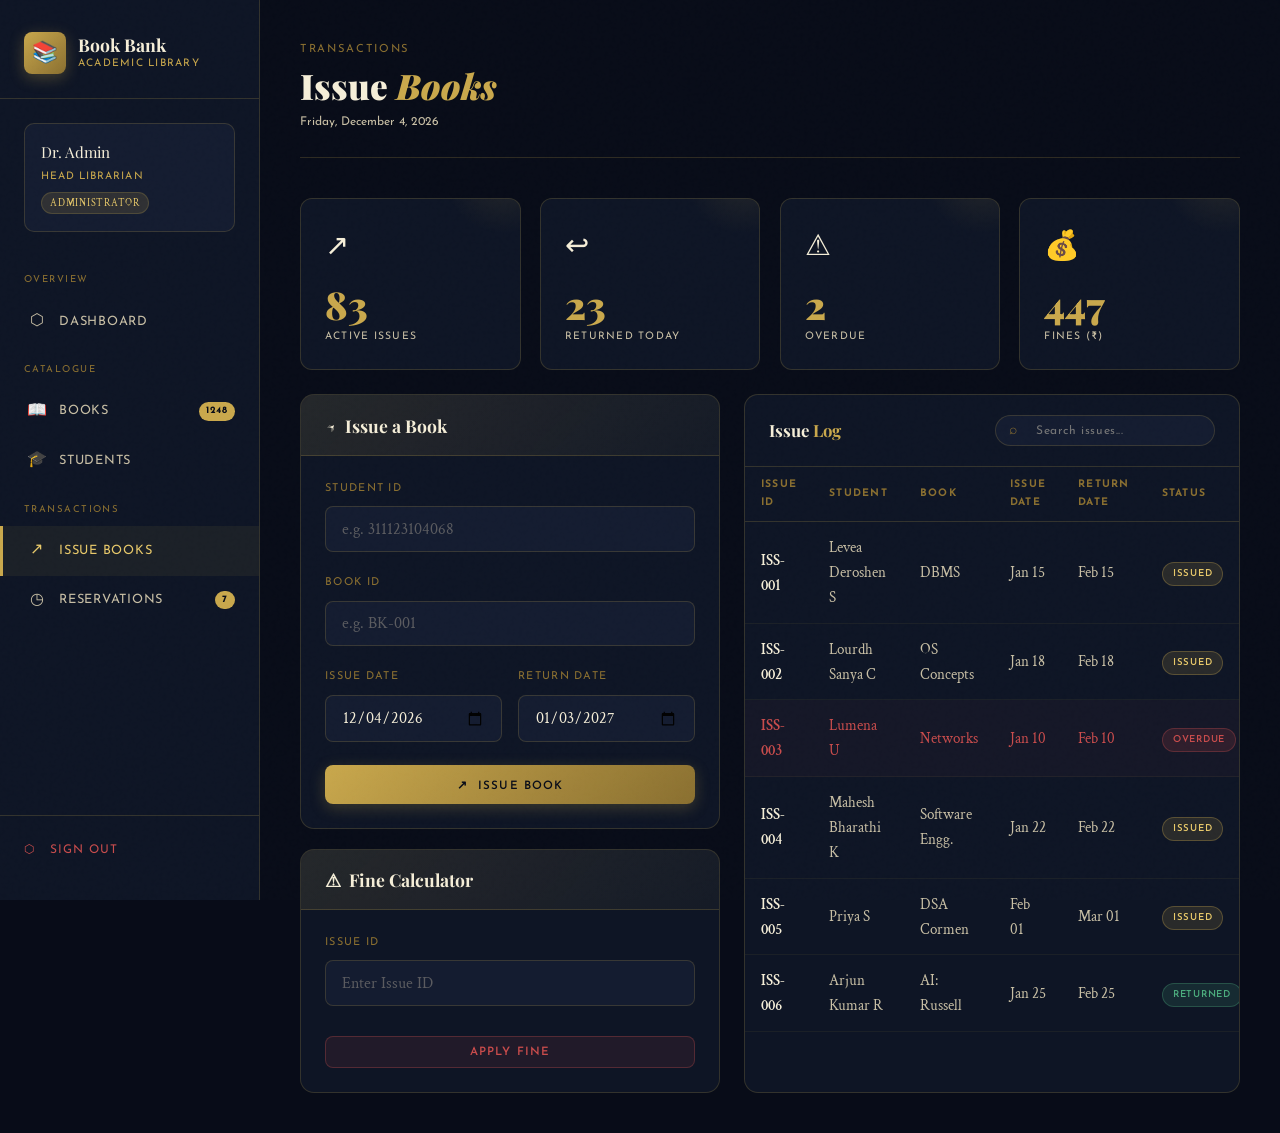
<file: src/main/resources/static/issue.html>
<!DOCTYPE html>
<html lang="en">
<head>
<meta charset="UTF-8">
<meta name="viewport" content="width=device-width,initial-scale=1">
<title>Issue Books — Book Bank</title>
<link rel="preconnect" href="https://fonts.googleapis.com">
<link href="https://fonts.googleapis.com/css2?family=Playfair+Display:ital,wght@0,400;0,700;0,900;1,400;1,600&family=Crimson+Text:ital,wght@0,400;0,600;1,400&family=Josefin+Sans:wght@300;400;600&display=swap" rel="stylesheet">
<link rel="stylesheet" href="css/style.css">
<style>
.issue-form-wrapper {
  display: grid;
  grid-template-columns: 420px 1fr;
  gap: 1.5rem;
}
.issue-form-card {
  background: var(--navy-2);
  border: 1px solid var(--border);
  border-radius: 14px;
  overflow: hidden;
  position: sticky;
  top: 1rem;
  height: fit-content;
}
.issue-form-card-header {
  background: linear-gradient(135deg, rgba(201,168,76,0.12), rgba(201,168,76,0.04));
  border-bottom: 1px solid var(--border);
  padding: 1.2rem 1.5rem;
}
.issue-form-card-header h2 {
  font-size: 1.1rem;
  font-weight: 700;
  color: var(--cream);
}
.issue-form-body { padding: 1.5rem; }

/* Preview card */
.preview-card {
  background: var(--navy-3);
  border: 1px solid var(--border);
  border-radius: 10px;
  padding: 1rem;
  margin-top: 0.5rem;
  display: flex;
  align-items: center;
  gap: 1rem;
}
.preview-icon {
  width: 44px; height: 44px;
  background: linear-gradient(135deg, var(--gold), var(--gold-dim));
  border-radius: 8px;
  display: flex; align-items: center; justify-content: center;
  font-size: 1.2rem;
  flex-shrink: 0;
}
.preview-name { font-family: 'Playfair Display', serif; font-size: 0.95rem; color: var(--cream); }
.preview-sub { font-family: 'Josefin Sans', sans-serif; font-size: 0.62rem; color: var(--gold-dim); letter-spacing: 0.05em; margin-top: 2px; }

/* Issue history table */
.overdue-row td { color: var(--red) !important; }
.overdue-row { background: rgba(201,76,76,0.04) !important; }

/* Fine calculator */
.fine-calc {
  background: rgba(201,76,76,0.06);
  border: 1px solid rgba(201,76,76,0.2);
  border-radius: 10px;
  padding: 1rem;
  margin-top: 1rem;
}
.fine-calc h4 {
  font-family: 'Josefin Sans', sans-serif;
  font-size: 0.65rem;
  letter-spacing: 0.12em;
  text-transform: uppercase;
  color: var(--red);
  margin-bottom: 0.75rem;
}
.fine-row {
  display: flex;
  justify-content: space-between;
  padding: 0.3rem 0;
  font-size: 0.88rem;
  color: var(--cream-dim);
  border-bottom: 1px dashed rgba(201,76,76,0.1);
}
.fine-row:last-child { border-bottom: none; font-weight: 600; color: var(--red); }
.fine-row span { font-family: 'Josefin Sans', sans-serif; font-size: 0.8rem; }
</style>
</head>
<body>
<div class="app-wrapper">

  <aside class="sidebar">
    <div class="sidebar-logo">
      <div class="logo-icon">📚</div>
      <div>
        <div class="brand-name">Book Bank</div>
        <div class="brand-sub">Academic Library</div>
      </div>
    </div>
    <div class="sidebar-user">
      <div class="user-name">Dr. Admin</div>
      <div class="user-role">Head Librarian</div>
      <div class="role-badge">Administrator</div>
    </div>
    <nav class="sidebar-nav">
      <div class="nav-section-title">Overview</div>
      <a href="dashboard.html"><span class="nav-icon">⬡</span> Dashboard</a>
      <div class="nav-section-title">Catalogue</div>
      <a href="books.html"><span class="nav-icon">📖</span> Books <span class="nav-badge">1248</span></a>
      <a href="students.html"><span class="nav-icon">🎓</span> Students</a>
      <div class="nav-section-title">Transactions</div>
      <a href="issue.html" class="active"><span class="nav-icon">↗</span> Issue Books</a>
      <a href="reservations.html"><span class="nav-icon">◷</span> Reservations <span class="nav-badge">7</span></a>
    </nav>
    <div class="sidebar-footer">
      <a href="index.html">⬡ &nbsp; Sign Out</a>
    </div>
  </aside>

  <main class="main-content">

    <div class="page-header fade-up fade-up-1">
      <div>
        <div class="page-subtitle">Transactions</div>
        <h1 class="page-title">Issue <em>Books</em></h1>
        <div class="page-date js-date"></div>
      </div>
    </div>

    <!-- Stat row -->
    <div class="stats-grid fade-up fade-up-2" style="grid-template-columns:repeat(4,1fr);margin-bottom:1.5rem">
      <div class="stat-card">
        <span class="stat-icon">↗</span>
        <div class="stat-value" data-count="86">0</div>
        <div class="stat-label">Active Issues</div>
      </div>
      <div class="stat-card">
        <span class="stat-icon">↩</span>
        <div class="stat-value" data-count="24">0</div>
        <div class="stat-label">Returned Today</div>
      </div>
      <div class="stat-card">
        <span class="stat-icon">⚠</span>
        <div class="stat-value" data-count="3">0</div>
        <div class="stat-label">Overdue</div>
      </div>
      <div class="stat-card">
        <span class="stat-icon">💰</span>
        <div class="stat-value" data-count="460">0</div>
        <div class="stat-label">Fines (₹)</div>
      </div>
    </div>

    <div class="issue-form-wrapper fade-up fade-up-3">

      <!-- ISSUE FORM -->
      <div>
        <div class="issue-form-card" style="margin-bottom:1.2rem">
          <div class="issue-form-card-header">
            <h2>↗ &nbsp;Issue a Book</h2>
          </div>
          <div class="issue-form-body">
            <div class="form-group">
              <label class="form-label">Student ID</label>
              <input class="form-control" type="text" id="inp-student-id" placeholder="e.g. 311123104068" oninput="lookupStudent()">
              <div id="student-preview" style="display:none;margin-top:0.5rem">
                <div class="preview-card">
                  <div class="preview-icon">🎓</div>
                  <div>
                    <div class="preview-name" id="prev-student-name">—</div>
                    <div class="preview-sub" id="prev-student-info">—</div>
                  </div>
                </div>
              </div>
            </div>
            <div class="form-group">
              <label class="form-label">Book ID</label>
              <input class="form-control" type="text" id="inp-book-id" placeholder="e.g. BK-001" oninput="lookupBook()">
              <div id="book-preview" style="display:none;margin-top:0.5rem">
                <div class="preview-card">
                  <div class="preview-icon">📖</div>
                  <div>
                    <div class="preview-name" id="prev-book-name">—</div>
                    <div class="preview-sub" id="prev-book-info">—</div>
                  </div>
                </div>
              </div>
            </div>
            <div style="display:grid;grid-template-columns:1fr 1fr;gap:1rem">
              <div class="form-group">
                <label class="form-label">Issue Date</label>
                <input class="form-control" type="date" id="inp-issue-date">
              </div>
              <div class="form-group">
                <label class="form-label">Return Date</label>
                <input class="form-control" type="date" id="inp-return-date">
              </div>
            </div>
            <button class="btn btn-primary" style="width:100%;justify-content:center;padding:0.8rem" onclick="issueBook()">
              ↗ &nbsp;Issue Book
            </button>
          </div>
        </div>

        <!-- FINE CALCULATOR -->
        <div class="issue-form-card">
          <div class="issue-form-card-header">
            <h2>⚠ &nbsp;Fine Calculator</h2>
          </div>
          <div class="issue-form-body">
            <div class="form-group">
              <label class="form-label">Issue ID</label>
              <input class="form-control" type="text" placeholder="Enter Issue ID" oninput="calcFine(this.value)">
            </div>
            <div class="fine-calc" id="fine-result" style="display:none">
              <h4>Fine Breakdown</h4>
              <div class="fine-row"><span>Issue Date</span><span>Jan 10, 2026</span></div>
              <div class="fine-row"><span>Due Date</span><span>Feb 10, 2026</span></div>
              <div class="fine-row"><span>Today</span><span class="js-date"></span></div>
              <div class="fine-row"><span>Days Overdue</span><span>21 days</span></div>
              <div class="fine-row"><span>Rate</span><span>₹2 / day</span></div>
              <div class="fine-row"><span>Total Fine</span><span style="color:var(--red)">₹42</span></div>
            </div>
            <button class="btn btn-danger" style="width:100%;justify-content:center;margin-top:0.5rem" onclick="showToast('Fine of ₹42 applied','Lumena U — Computer Networks','⚠')">Apply Fine</button>
          </div>
        </div>
      </div>

      <!-- ISSUE LOG TABLE -->
      <div class="card">
        <div class="card-header">
          <div class="card-title">Issue <span class="accent">Log</span></div>
          <div class="search-wrap" style="max-width:220px">
            <span class="search-icon">⌕</span>
            <input type="text" placeholder="Search issues..." oninput="filterIssues(this.value)">
          </div>
        </div>
        <div style="overflow-x:auto">
          <table>
            <thead>
              <tr>
                <th>Issue ID</th>
                <th>Student</th>
                <th>Book</th>
                <th>Issue Date</th>
                <th>Return Date</th>
                <th>Status</th>
                <th>Action</th>
              </tr>
            </thead>
            <tbody id="issue-tbody">
              <tr>
                <td>ISS-001</td>
                <td>Levea Deroshen S</td>
                <td>DBMS</td>
                <td>Jan 15</td>
                <td>Feb 15</td>
                <td><span class="badge badge-issued">Issued</span></td>
                <td><button class="btn btn-ghost btn-sm" onclick="showToast('Book returned','ISS-001 closed','✦')">Return</button></td>
              </tr>
              <tr>
                <td>ISS-002</td>
                <td>Lourdh Sanya C</td>
                <td>OS Concepts</td>
                <td>Jan 18</td>
                <td>Feb 18</td>
                <td><span class="badge badge-issued">Issued</span></td>
                <td><button class="btn btn-ghost btn-sm" onclick="showToast('Book returned','ISS-002 closed','✦')">Return</button></td>
              </tr>
              <tr class="overdue-row">
                <td>ISS-003</td>
                <td>Lumena U</td>
                <td>Networks</td>
                <td>Jan 10</td>
                <td>Feb 10</td>
                <td><span class="badge badge-overdue">Overdue</span></td>
                <td><button class="btn btn-danger btn-sm" onclick="document.getElementById('fine-result').style.display='block';showToast('Fine calculated','₹42 applied','⚠')">Fine</button></td>
              </tr>
              <tr>
                <td>ISS-004</td>
                <td>Mahesh Bharathi K</td>
                <td>Software Engg.</td>
                <td>Jan 22</td>
                <td>Feb 22</td>
                <td><span class="badge badge-issued">Issued</span></td>
                <td><button class="btn btn-ghost btn-sm" onclick="showToast('Book returned','ISS-004 closed','✦')">Return</button></td>
              </tr>
              <tr>
                <td>ISS-005</td>
                <td>Priya S</td>
                <td>DSA Cormen</td>
                <td>Feb 01</td>
                <td>Mar 01</td>
                <td><span class="badge badge-issued">Issued</span></td>
                <td><button class="btn btn-ghost btn-sm" onclick="showToast('Book returned','ISS-005 closed','✦')">Return</button></td>
              </tr>
              <tr>
                <td>ISS-006</td>
                <td>Arjun Kumar R</td>
                <td>AI: Russell</td>
                <td>Jan 25</td>
                <td>Feb 25</td>
                <td><span class="badge badge-available">Returned</span></td>
                <td><span style="font-family:'Josefin Sans',sans-serif;font-size:0.6rem;color:var(--cream-dim)">Done</span></td>
              </tr>
            </tbody>
          </table>
        </div>
      </div>

    </div>
  </main>
</div>

<div class="toast" id="toast">
  <span class="toast-icon">✦</span>
  <div>
    <div class="toast-msg">Done</div>
    <div class="toast-sub"></div>
  </div>
</div>

<script src="js/shared.js"></script>
<script>
const studentDB = {
  '311123104068': { name: 'Levea Deroshen S', info: '23CS142 · Computer Science · II Year' },
  '311123104069': { name: 'Lourdh Sanya C', info: '23CS143 · Computer Science · II Year' },
  '311123104070': { name: 'Lumena U', info: '23CS144 · Computer Science · II Year' },
  '311123104071': { name: 'Mahesh Bharathi K', info: '23CS103 · Computer Science · II Year' },
};
const bookDB = {
  'BK-001': { name: 'Database Management Systems', info: 'Korth & Silberschatz · Available · 3 copies' },
  'BK-002': { name: 'Operating System Concepts', info: 'Silberschatz & Galvin · Available · 1 copy' },
  'BK-003': { name: 'Computer Networks', info: 'Andrew Tanenbaum · Available · 2 copies' },
  'BK-004': { name: 'Software Engineering', info: 'Pressman & Maxim · Available · 4 copies' },
};

function lookupStudent() {
  const v = document.getElementById('inp-student-id').value.trim();
  const s = studentDB[v];
  if (s) {
    document.getElementById('prev-student-name').textContent = s.name;
    document.getElementById('prev-student-info').textContent = s.info;
    document.getElementById('student-preview').style.display = 'block';
  } else {
    document.getElementById('student-preview').style.display = 'none';
  }
}

function lookupBook() {
  const v = document.getElementById('inp-book-id').value.trim().toUpperCase();
  const b = bookDB[v];
  if (b) {
    document.getElementById('prev-book-name').textContent = b.name;
    document.getElementById('prev-book-info').textContent = b.info;
    document.getElementById('book-preview').style.display = 'block';
  } else {
    document.getElementById('book-preview').style.display = 'none';
  }
}

function issueBook() {
  showToast('Book issued successfully', 'Issue record created', '↗');
  document.getElementById('inp-student-id').value = '';
  document.getElementById('inp-book-id').value = '';
  document.getElementById('student-preview').style.display = 'none';
  document.getElementById('book-preview').style.display = 'none';
}

function calcFine(v) {
  document.getElementById('fine-result').style.display = v.length >= 6 ? 'block' : 'none';
}

// Set today's date defaults
document.addEventListener('DOMContentLoaded', () => {
  const today = new Date();
  const fmt = d => d.toISOString().split('T')[0];
  const ret = new Date(today);
  ret.setDate(ret.getDate() + 30);
  document.getElementById('inp-issue-date').value = fmt(today);
  document.getElementById('inp-return-date').value = fmt(ret);
});
</script>
</body>
</html>
</file>
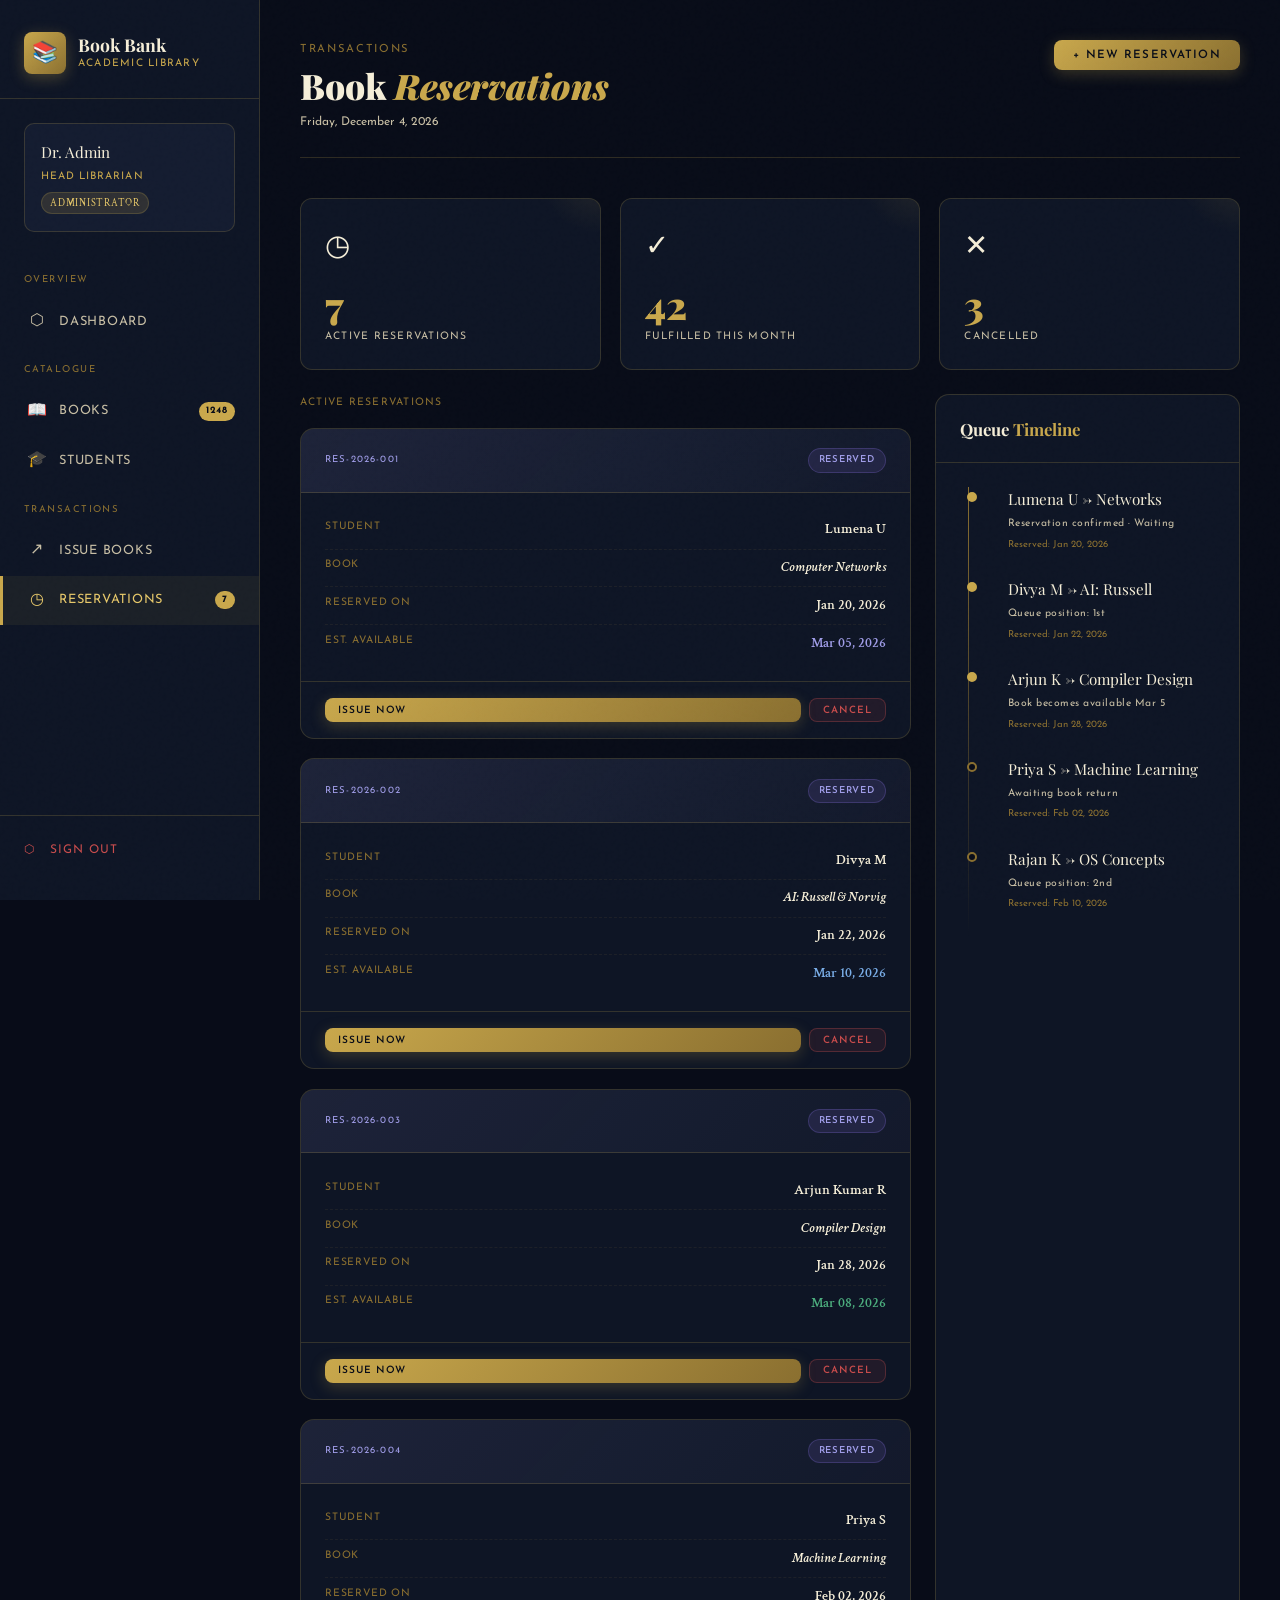
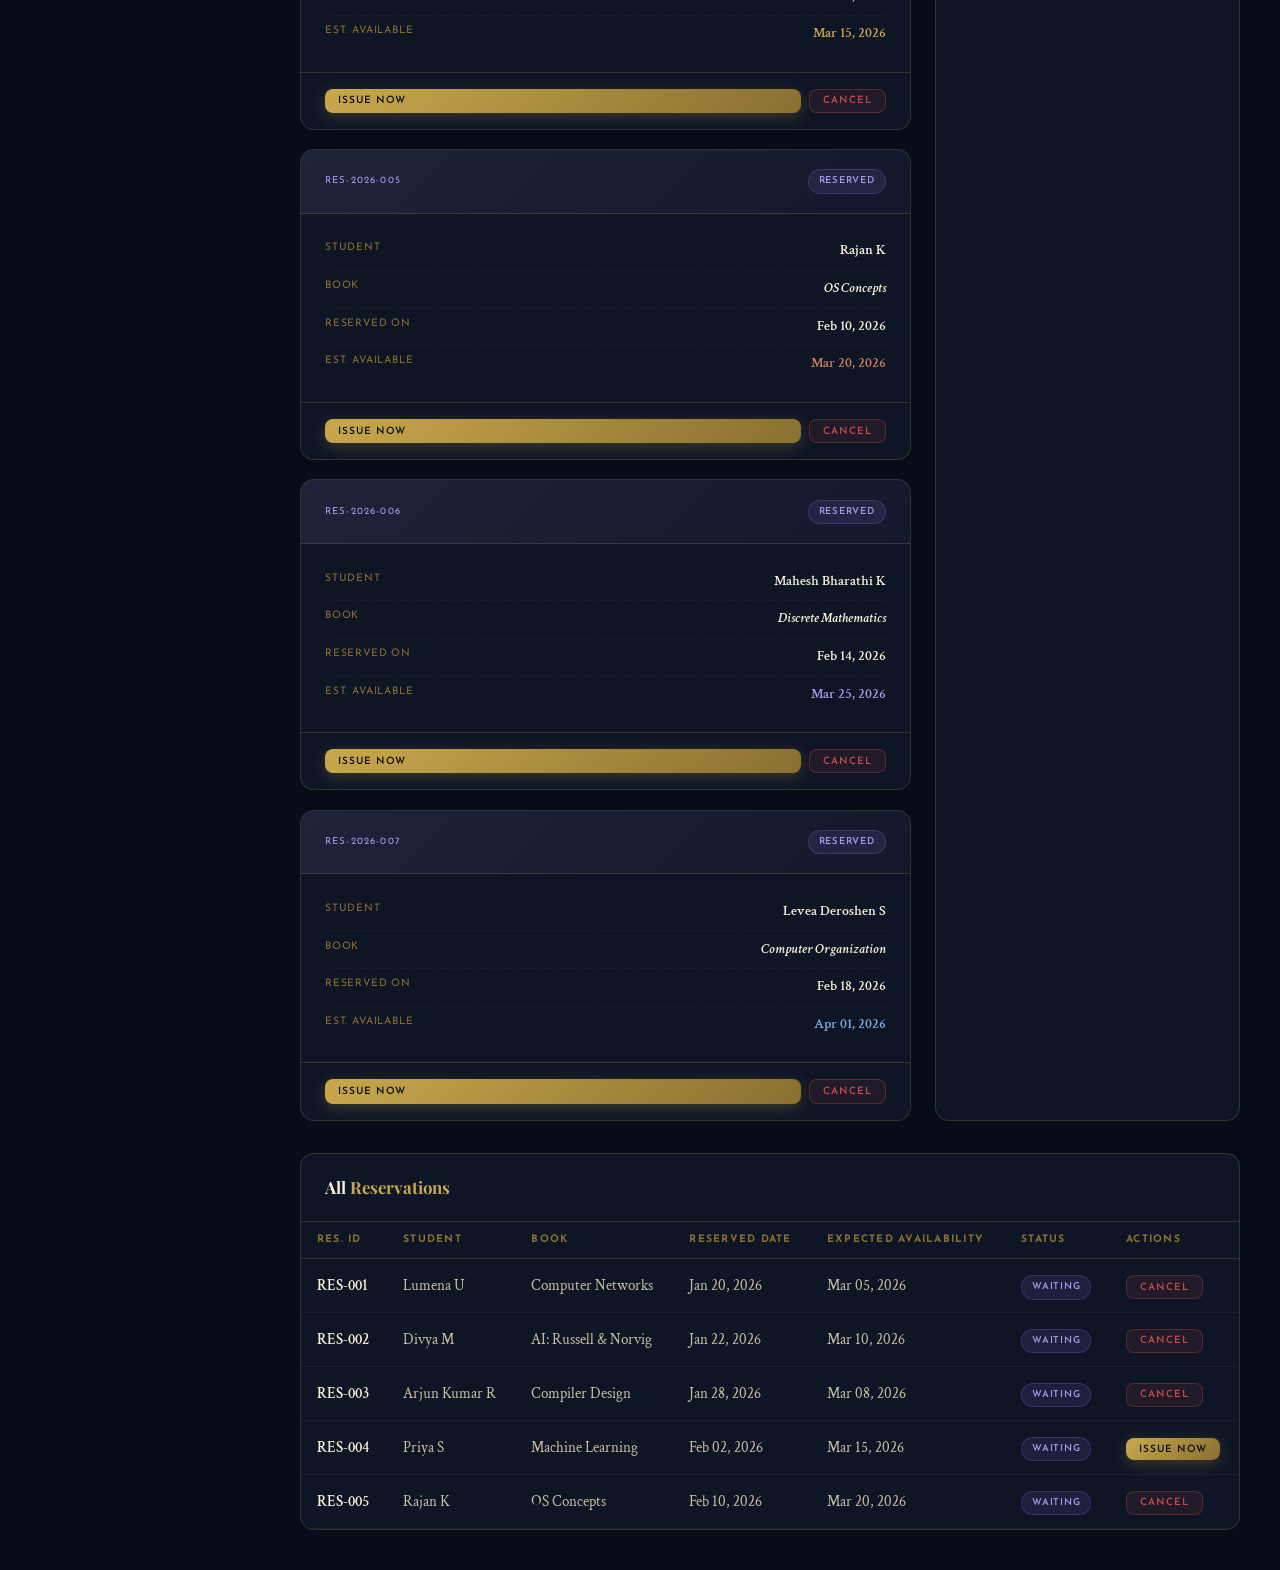
<file: src/main/resources/static/reservations.html>
<!DOCTYPE html>
<html lang="en">
<head>
<meta charset="UTF-8">
<meta name="viewport" content="width=device-width,initial-scale=1">
<title>Reservations — Book Bank</title>
<link rel="preconnect" href="https://fonts.googleapis.com">
<link href="https://fonts.googleapis.com/css2?family=Playfair+Display:ital,wght@0,400;0,700;0,900;1,400;1,600&family=Crimson+Text:ital,wght@0,400;0,600;1,400&family=Josefin+Sans:wght@300;400;600&display=swap" rel="stylesheet">
<link rel="stylesheet" href="css/style.css">
<style>
.reservation-grid {
  display: grid;
  grid-template-columns: repeat(auto-fill, minmax(300px, 1fr));
  gap: 1.2rem;
}
.res-card {
  background: var(--navy-2);
  border: 1px solid var(--border);
  border-radius: 14px;
  overflow: hidden;
  animation: fadeUp 0.4s ease forwards;
  opacity: 0;
  transition: transform 0.3s, border-color 0.3s;
}
.res-card:hover {
  transform: translateY(-4px);
  border-color: rgba(160,157,232,0.4);
}
.res-card-top {
  background: linear-gradient(135deg, rgba(160,157,232,0.1), rgba(160,157,232,0.03));
  padding: 1.2rem 1.5rem;
  border-bottom: 1px solid var(--border);
  display: flex;
  align-items: center;
  justify-content: space-between;
}
.res-id {
  font-family: 'Josefin Sans', sans-serif;
  font-size: 0.6rem;
  letter-spacing: 0.12em;
  text-transform: uppercase;
  color: #a09de8;
}
.res-body { padding: 1.2rem 1.5rem; }
.res-field {
  display: flex;
  justify-content: space-between;
  padding: 0.4rem 0;
  font-size: 0.88rem;
  border-bottom: 1px dashed rgba(201,168,76,0.08);
}
.res-field:last-child { border-bottom: none; }
.res-field-lbl { font-family: 'Josefin Sans', sans-serif; font-size: 0.65rem; letter-spacing: 0.08em; text-transform: uppercase; color: var(--gold-dim); }
.res-field-val { color: var(--cream); font-weight: 600; }
.res-actions { padding: 1rem 1.5rem; border-top: 1px solid var(--border); display: flex; gap: 0.5rem; }

/* Timeline */
.timeline { position: relative; padding-left: 2rem; }
.timeline::before {
  content: '';
  position: absolute;
  left: 0.5rem; top: 0; bottom: 0;
  width: 1px;
  background: linear-gradient(to bottom, var(--gold-dim), transparent);
}
.tl-item {
  position: relative;
  padding: 0 0 1.5rem 1rem;
}
.tl-dot {
  position: absolute;
  left: -1.55rem;
  top: 0.3rem;
  width: 10px; height: 10px;
  border-radius: 50%;
  border: 2px solid var(--gold-dim);
  background: var(--navy);
}
.tl-dot.filled { background: var(--gold); border-color: var(--gold); }
.tl-title { font-family: 'Playfair Display', serif; font-size: 0.95rem; color: var(--cream); }
.tl-sub { font-family: 'Josefin Sans', sans-serif; font-size: 0.65rem; letter-spacing: 0.05em; color: var(--cream-dim); margin-top: 2px; }
.tl-date { font-family: 'Josefin Sans', sans-serif; font-size: 0.6rem; color: var(--gold-dim); margin-top: 4px; }

@keyframes fadeUp {
  from { opacity:0; transform:translateY(12px); }
  to { opacity:1; transform:translateY(0); }
}
</style>
</head>
<body>
<div class="app-wrapper">

  <aside class="sidebar">
    <div class="sidebar-logo">
      <div class="logo-icon">📚</div>
      <div>
        <div class="brand-name">Book Bank</div>
        <div class="brand-sub">Academic Library</div>
      </div>
    </div>
    <div class="sidebar-user">
      <div class="user-name">Dr. Admin</div>
      <div class="user-role">Head Librarian</div>
      <div class="role-badge">Administrator</div>
    </div>
    <nav class="sidebar-nav">
      <div class="nav-section-title">Overview</div>
      <a href="dashboard.html"><span class="nav-icon">⬡</span> Dashboard</a>
      <div class="nav-section-title">Catalogue</div>
      <a href="books.html"><span class="nav-icon">📖</span> Books <span class="nav-badge">1248</span></a>
      <a href="students.html"><span class="nav-icon">🎓</span> Students</a>
      <div class="nav-section-title">Transactions</div>
      <a href="issue.html"><span class="nav-icon">↗</span> Issue Books</a>
      <a href="reservations.html" class="active"><span class="nav-icon">◷</span> Reservations <span class="nav-badge">7</span></a>
    </nav>
    <div class="sidebar-footer">
      <a href="index.html">⬡ &nbsp; Sign Out</a>
    </div>
  </aside>

  <main class="main-content">

    <div class="page-header fade-up fade-up-1">
      <div>
        <div class="page-subtitle">Transactions</div>
        <h1 class="page-title">Book <em>Reservations</em></h1>
        <div class="page-date js-date"></div>
      </div>
      <button class="btn btn-primary" onclick="openModal('modal-add-res')">+ New Reservation</button>
    </div>

    <!-- Stats -->
    <div class="stats-grid fade-up fade-up-2" style="grid-template-columns:repeat(3,1fr);margin-bottom:1.5rem">
      <div class="stat-card">
        <span class="stat-icon">◷</span>
        <div class="stat-value" data-count="7">0</div>
        <div class="stat-label">Active Reservations</div>
      </div>
      <div class="stat-card">
        <span class="stat-icon">✓</span>
        <div class="stat-value" data-count="42">0</div>
        <div class="stat-label">Fulfilled This Month</div>
      </div>
      <div class="stat-card">
        <span class="stat-icon">✕</span>
        <div class="stat-value" data-count="3">0</div>
        <div class="stat-label">Cancelled</div>
      </div>
    </div>

    <div class="content-grid wide fade-up fade-up-3">

      <!-- Reservation Cards -->
      <div>
        <div style="font-family:'Josefin Sans',sans-serif;font-size:0.65rem;letter-spacing:0.12em;text-transform:uppercase;color:var(--gold-dim);margin-bottom:1rem">Active Reservations</div>
        <div class="reservation-grid" id="res-grid"></div>
      </div>

      <!-- Timeline -->
      <div class="card">
        <div class="card-header">
          <div class="card-title">Queue <span class="accent">Timeline</span></div>
        </div>
        <div class="card-body">
          <div class="timeline">
            <div class="tl-item">
              <div class="tl-dot filled"></div>
              <div class="tl-title">Lumena U → Networks</div>
              <div class="tl-sub">Reservation confirmed · Waiting</div>
              <div class="tl-date">Reserved: Jan 20, 2026</div>
            </div>
            <div class="tl-item">
              <div class="tl-dot filled"></div>
              <div class="tl-title">Divya M → AI: Russell</div>
              <div class="tl-sub">Queue position: 1st</div>
              <div class="tl-date">Reserved: Jan 22, 2026</div>
            </div>
            <div class="tl-item">
              <div class="tl-dot filled"></div>
              <div class="tl-title">Arjun K → Compiler Design</div>
              <div class="tl-sub">Book becomes available Mar 5</div>
              <div class="tl-date">Reserved: Jan 28, 2026</div>
            </div>
            <div class="tl-item">
              <div class="tl-dot"></div>
              <div class="tl-title">Priya S → Machine Learning</div>
              <div class="tl-sub">Awaiting book return</div>
              <div class="tl-date">Reserved: Feb 02, 2026</div>
            </div>
            <div class="tl-item">
              <div class="tl-dot"></div>
              <div class="tl-title">Rajan K → OS Concepts</div>
              <div class="tl-sub">Queue position: 2nd</div>
              <div class="tl-date">Reserved: Feb 10, 2026</div>
            </div>
          </div>
        </div>
      </div>

    </div>

    <!-- All reservations table -->
    <div class="card fade-up fade-up-4" style="margin-top:1.5rem">
      <div class="card-header">
        <div class="card-title">All <span class="accent">Reservations</span></div>
      </div>
      <div style="overflow-x:auto">
        <table>
          <thead>
            <tr>
              <th>Res. ID</th>
              <th>Student</th>
              <th>Book</th>
              <th>Reserved Date</th>
              <th>Expected Availability</th>
              <th>Status</th>
              <th>Actions</th>
            </tr>
          </thead>
          <tbody>
            <tr>
              <td>RES-001</td>
              <td>Lumena U</td>
              <td>Computer Networks</td>
              <td>Jan 20, 2026</td>
              <td>Mar 05, 2026</td>
              <td><span class="badge badge-reserved">Waiting</span></td>
              <td><button class="btn btn-danger btn-sm" onclick="showToast('Reservation cancelled','RES-001','✕')">Cancel</button></td>
            </tr>
            <tr>
              <td>RES-002</td>
              <td>Divya M</td>
              <td>AI: Russell & Norvig</td>
              <td>Jan 22, 2026</td>
              <td>Mar 10, 2026</td>
              <td><span class="badge badge-reserved">Waiting</span></td>
              <td><button class="btn btn-danger btn-sm" onclick="showToast('Reservation cancelled','RES-002','✕')">Cancel</button></td>
            </tr>
            <tr>
              <td>RES-003</td>
              <td>Arjun Kumar R</td>
              <td>Compiler Design</td>
              <td>Jan 28, 2026</td>
              <td>Mar 08, 2026</td>
              <td><span class="badge badge-reserved">Waiting</span></td>
              <td><button class="btn btn-danger btn-sm" onclick="showToast('Reservation cancelled','RES-003','✕')">Cancel</button></td>
            </tr>
            <tr>
              <td>RES-004</td>
              <td>Priya S</td>
              <td>Machine Learning</td>
              <td>Feb 02, 2026</td>
              <td>Mar 15, 2026</td>
              <td><span class="badge badge-reserved">Waiting</span></td>
              <td><button class="btn btn-primary btn-sm" onclick="showToast('Book issued from reservation','RES-004 fulfilled','✦')">Issue Now</button></td>
            </tr>
            <tr>
              <td>RES-005</td>
              <td>Rajan K</td>
              <td>OS Concepts</td>
              <td>Feb 10, 2026</td>
              <td>Mar 20, 2026</td>
              <td><span class="badge badge-reserved">Waiting</span></td>
              <td><button class="btn btn-danger btn-sm" onclick="showToast('Reservation cancelled','RES-005','✕')">Cancel</button></td>
            </tr>
          </tbody>
        </table>
      </div>
    </div>

  </main>
</div>

<!-- ADD RESERVATION MODAL -->
<div class="modal-overlay" id="modal-add-res">
  <div class="modal">
    <div class="modal-header">
      <h3 class="modal-title">New Reservation</h3>
      <button class="modal-close" onclick="closeModal('modal-add-res')">✕</button>
    </div>
    <div class="form-group">
      <label class="form-label">Student ID</label>
      <input class="form-control" type="text" placeholder="Enter student ID">
    </div>
    <div class="form-group">
      <label class="form-label">Book ID</label>
      <input class="form-control" type="text" placeholder="Enter book ID">
    </div>
    <div class="form-group">
      <label class="form-label">Book Name</label>
      <input class="form-control" type="text" placeholder="Book title">
    </div>
    <div class="form-group">
      <label class="form-label">Reservation Date</label>
      <input class="form-control" type="date">
    </div>
    <div style="display:flex;gap:0.75rem;justify-content:flex-end">
      <button class="btn btn-ghost" onclick="closeModal('modal-add-res')">Cancel</button>
      <button class="btn btn-primary" onclick="closeModal('modal-add-res');showToast('Reservation created','Student will be notified','◷')">Reserve</button>
    </div>
  </div>
</div>

<div class="toast" id="toast">
  <span class="toast-icon">✦</span>
  <div>
    <div class="toast-msg">Done</div>
    <div class="toast-sub"></div>
  </div>
</div>

<script src="js/shared.js"></script>
<script>
const reservations = [
  { id:'RES-001', resId:'RES-2026-001', student:'Lumena U', book:'Computer Networks', date:'Jan 20, 2026', avail:'Mar 05, 2026' },
  { id:'RES-002', resId:'RES-2026-002', student:'Divya M', book:'AI: Russell & Norvig', date:'Jan 22, 2026', avail:'Mar 10, 2026' },
  { id:'RES-003', resId:'RES-2026-003', student:'Arjun Kumar R', book:'Compiler Design', date:'Jan 28, 2026', avail:'Mar 08, 2026' },
  { id:'RES-004', resId:'RES-2026-004', student:'Priya S', book:'Machine Learning', date:'Feb 02, 2026', avail:'Mar 15, 2026' },
  { id:'RES-005', resId:'RES-2026-005', student:'Rajan K', book:'OS Concepts', date:'Feb 10, 2026', avail:'Mar 20, 2026' },
  { id:'RES-006', resId:'RES-2026-006', student:'Mahesh Bharathi K', book:'Discrete Mathematics', date:'Feb 14, 2026', avail:'Mar 25, 2026' },
  { id:'RES-007', resId:'RES-2026-007', student:'Levea Deroshen S', book:'Computer Organization', date:'Feb 18, 2026', avail:'Apr 01, 2026' },
];

const accentColors = ['#a09de8','#7aaee8','#4cad7e','#c9a84c','#d08060','#a09de8','#7aaee8'];

function renderReservations() {
  const grid = document.getElementById('res-grid');
  reservations.forEach((r, i) => {
    const col = accentColors[i % accentColors.length];
    const div = document.createElement('div');
    div.className = 'res-card';
    div.style.animationDelay = (i * 0.06) + 's';
    div.innerHTML = `
      <div class="res-card-top">
        <div class="res-id">${r.resId}</div>
        <span class="badge badge-reserved">Reserved</span>
      </div>
      <div class="res-body">
        <div class="res-field">
          <span class="res-field-lbl">Student</span>
          <span class="res-field-val">${r.student}</span>
        </div>
        <div class="res-field">
          <span class="res-field-lbl">Book</span>
          <span class="res-field-val" style="font-style:italic;max-width:160px;text-align:right">${r.book}</span>
        </div>
        <div class="res-field">
          <span class="res-field-lbl">Reserved On</span>
          <span class="res-field-val">${r.date}</span>
        </div>
        <div class="res-field">
          <span class="res-field-lbl">Est. Available</span>
          <span class="res-field-val" style="color:${col}">${r.avail}</span>
        </div>
      </div>
      <div class="res-actions">
        <button class="btn btn-primary btn-sm" style="flex:1" onclick="showToast('Book issued','${r.student} — ${r.book}','✦')">Issue Now</button>
        <button class="btn btn-danger btn-sm" onclick="showToast('Reservation cancelled','${r.resId} removed','✕')">Cancel</button>
      </div>`;
    grid.appendChild(div);
  });
}

renderReservations();
</script>
</body>
</html>
</file>
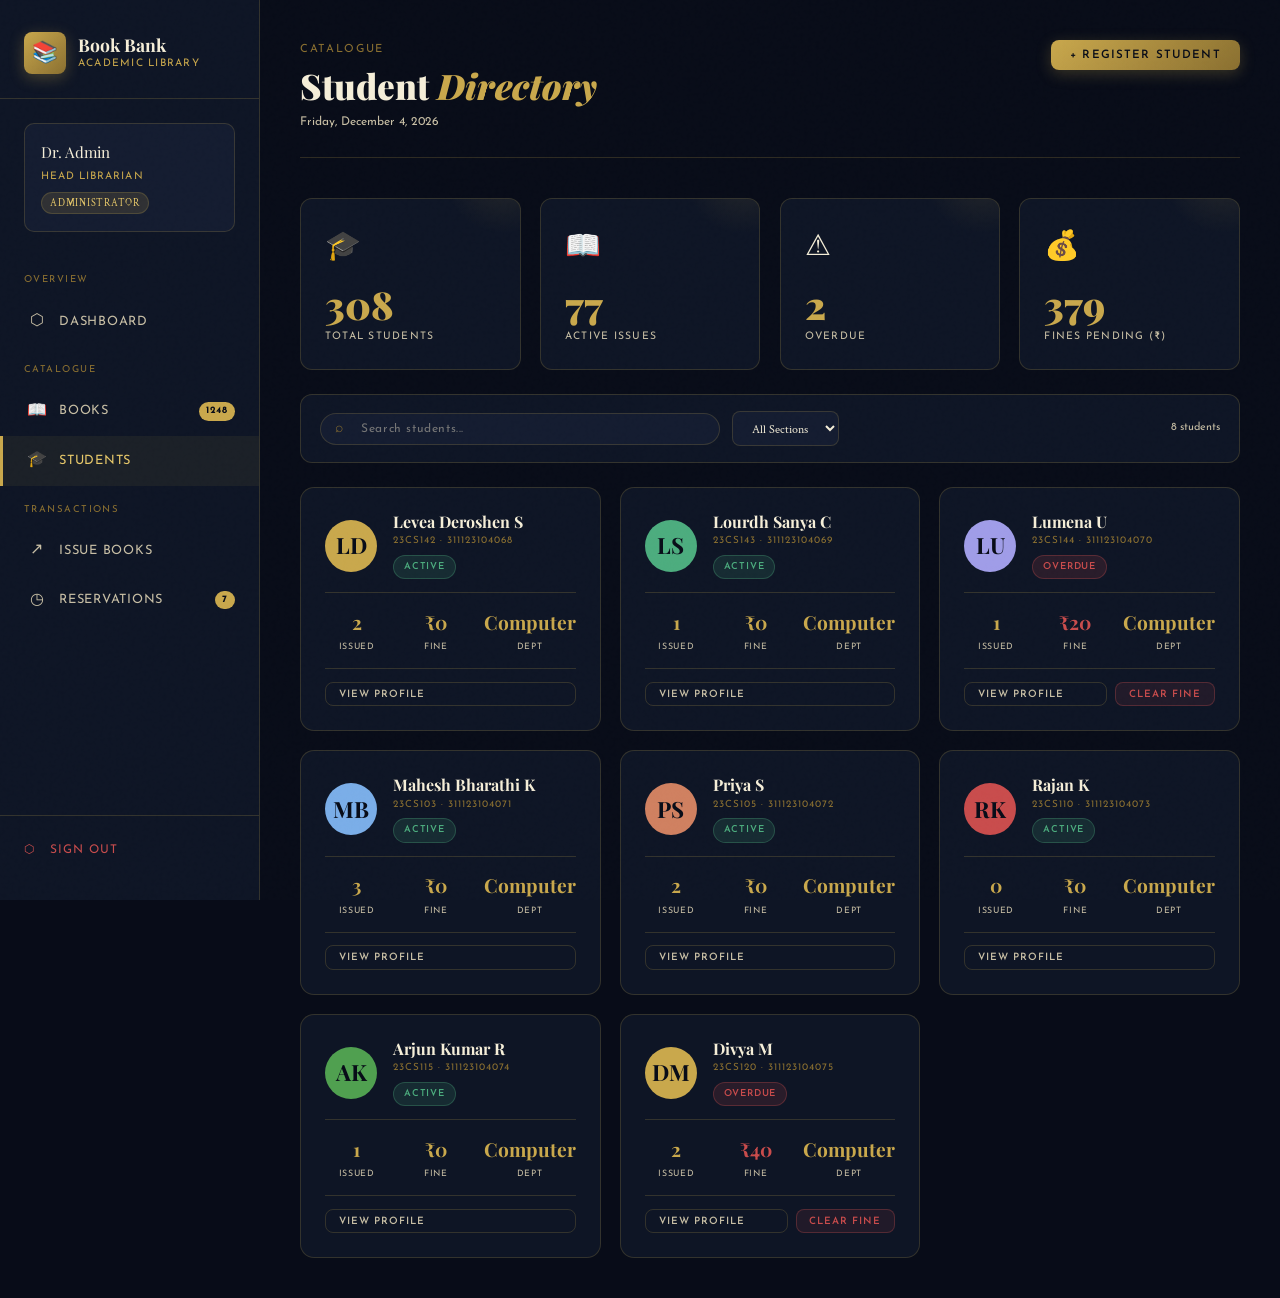
<file: src/main/resources/static/students.html>
<!DOCTYPE html>
<html lang="en">
<head>
<meta charset="UTF-8">
<meta name="viewport" content="width=device-width,initial-scale=1">
<title>Students — Book Bank</title>
<link rel="preconnect" href="https://fonts.googleapis.com">
<link href="https://fonts.googleapis.com/css2?family=Playfair+Display:ital,wght@0,400;0,700;0,900;1,400;1,600&family=Crimson+Text:ital,wght@0,400;0,600;1,400&family=Josefin+Sans:wght@300;400;600&display=swap" rel="stylesheet">
<link rel="stylesheet" href="css/style.css">
<style>
.student-grid {
  display: grid;
  grid-template-columns: repeat(auto-fill, minmax(270px, 1fr));
  gap: 1.2rem;
}
.student-card {
  background: var(--navy-2);
  border: 1px solid var(--border);
  border-radius: 14px;
  padding: 1.5rem;
  display: flex;
  flex-direction: column;
  gap: 0.8rem;
  transition: transform 0.3s, border-color 0.3s;
  animation: fadeUp 0.4s ease forwards;
  opacity: 0;
}
.student-card:hover {
  transform: translateY(-4px);
  border-color: var(--gold-dim);
  box-shadow: 0 8px 30px rgba(0,0,0,0.4);
}
.student-avatar {
  width: 52px; height: 52px;
  border-radius: 50%;
  display: flex; align-items: center; justify-content: center;
  font-family: 'Playfair Display', serif;
  font-size: 1.4rem;
  font-weight: 700;
  color: var(--navy);
  flex-shrink: 0;
}
.student-card-top {
  display: flex;
  align-items: center;
  gap: 1rem;
}
.student-name {
  font-family: 'Playfair Display', serif;
  font-size: 1rem;
  font-weight: 700;
  color: var(--cream);
  line-height: 1.2;
}
.student-id {
  font-family: 'Josefin Sans', sans-serif;
  font-size: 0.62rem;
  letter-spacing: 0.1em;
  color: var(--gold-dim);
  margin-top: 2px;
}
.student-stats {
  display: flex;
  gap: 1rem;
  padding: 0.8rem 0;
  border-top: 1px solid var(--border);
  border-bottom: 1px solid var(--border);
}
.student-stat { text-align: center; flex: 1; }
.student-stat-val {
  font-family: 'Playfair Display', serif;
  font-size: 1.2rem;
  font-weight: 700;
  color: var(--gold);
}
.student-stat-lbl {
  font-family: 'Josefin Sans', sans-serif;
  font-size: 0.55rem;
  letter-spacing: 0.08em;
  text-transform: uppercase;
  color: var(--cream-dim);
  margin-top: 2px;
}
.student-actions {
  display: flex;
  gap: 0.5rem;
}

@keyframes fadeUp {
  from { opacity:0; transform:translateY(12px); }
  to { opacity:1; transform:translateY(0); }
}

.filter-bar {
  display: flex;
  gap: 0.75rem;
  align-items: center;
  flex-wrap: wrap;
  margin-bottom: 1.5rem;
  padding: 1rem 1.2rem;
  background: var(--navy-2);
  border: 1px solid var(--border);
  border-radius: 12px;
}
</style>
</head>
<body>
<div class="app-wrapper">

  <aside class="sidebar">
    <div class="sidebar-logo">
      <div class="logo-icon">📚</div>
      <div>
        <div class="brand-name">Book Bank</div>
        <div class="brand-sub">Academic Library</div>
      </div>
    </div>
    <div class="sidebar-user">
      <div class="user-name">Dr. Admin</div>
      <div class="user-role">Head Librarian</div>
      <div class="role-badge">Administrator</div>
    </div>
    <nav class="sidebar-nav">
      <div class="nav-section-title">Overview</div>
      <a href="dashboard.html"><span class="nav-icon">⬡</span> Dashboard</a>
      <div class="nav-section-title">Catalogue</div>
      <a href="books.html"><span class="nav-icon">📖</span> Books <span class="nav-badge">1248</span></a>
      <a href="students.html" class="active"><span class="nav-icon">🎓</span> Students</a>
      <div class="nav-section-title">Transactions</div>
      <a href="issue.html"><span class="nav-icon">↗</span> Issue Books</a>
      <a href="reservations.html"><span class="nav-icon">◷</span> Reservations <span class="nav-badge">7</span></a>
    </nav>
    <div class="sidebar-footer">
      <a href="index.html">⬡ &nbsp; Sign Out</a>
    </div>
  </aside>

  <main class="main-content">

    <div class="page-header fade-up fade-up-1">
      <div>
        <div class="page-subtitle">Catalogue</div>
        <h1 class="page-title">Student <em>Directory</em></h1>
        <div class="page-date js-date"></div>
      </div>
      <button class="btn btn-primary" onclick="openModal('modal-add-student')">+ Register Student</button>
    </div>

    <!-- Stats -->
    <div class="stats-grid fade-up fade-up-2" style="grid-template-columns:repeat(4,1fr);margin-bottom:1.5rem">
      <div class="stat-card">
        <span class="stat-icon">🎓</span>
        <div class="stat-value" data-count="342">0</div>
        <div class="stat-label">Total Students</div>
      </div>
      <div class="stat-card">
        <span class="stat-icon">📖</span>
        <div class="stat-value" data-count="86">0</div>
        <div class="stat-label">Active Issues</div>
      </div>
      <div class="stat-card">
        <span class="stat-icon">⚠</span>
        <div class="stat-value" data-count="3">0</div>
        <div class="stat-label">Overdue</div>
      </div>
      <div class="stat-card">
        <span class="stat-icon">💰</span>
        <div class="stat-value" data-count="420">0</div>
        <div class="stat-label">Fines Pending (₹)</div>
      </div>
    </div>

    <!-- Filter -->
    <div class="filter-bar fade-up fade-up-2">
      <div class="search-wrap">
        <span class="search-icon">⌕</span>
        <input type="text" placeholder="Search students..." id="search-input" oninput="filterStudents()">
      </div>
      <select class="form-control" style="width:auto;padding:0.45rem 0.9rem;font-size:0.78rem" onchange="filterStudents()">
        <option value="">All Sections</option>
        <option>23CS</option>
        <option>23EC</option>
        <option>23ME</option>
      </select>
      <div style="margin-left:auto;font-family:'Josefin Sans',sans-serif;font-size:0.68rem;color:var(--cream-dim)">
        <span id="count-lbl">8</span> students
      </div>
    </div>

    <!-- Student Cards -->
    <div class="student-grid" id="student-grid"></div>

  </main>
</div>

<!-- ADD STUDENT MODAL -->
<div class="modal-overlay" id="modal-add-student">
  <div class="modal">
    <div class="modal-header">
      <h3 class="modal-title">Register New Student</h3>
      <button class="modal-close" onclick="closeModal('modal-add-student')">✕</button>
    </div>
    <div style="display:grid;grid-template-columns:1fr 1fr;gap:1rem">
      <div class="form-group">
        <label class="form-label">Student ID</label>
        <input class="form-control" type="text" placeholder="311123104xxx">
      </div>
      <div class="form-group">
        <label class="form-label">Roll Number</label>
        <input class="form-control" type="text" placeholder="23CSxxx">
      </div>
    </div>
    <div class="form-group">
      <label class="form-label">Full Name</label>
      <input class="form-control" type="text" placeholder="Student full name">
    </div>
    <div style="display:grid;grid-template-columns:1fr 1fr;gap:1rem">
      <div class="form-group">
        <label class="form-label">Department</label>
        <select class="form-control">
          <option>Computer Science</option>
          <option>Electronics</option>
          <option>Mechanical</option>
        </select>
      </div>
      <div class="form-group">
        <label class="form-label">Year</label>
        <select class="form-control">
          <option>I Year</option>
          <option>II Year</option>
          <option>III Year</option>
          <option>IV Year</option>
        </select>
      </div>
    </div>
    <div class="form-group">
      <label class="form-label">Username</label>
      <input class="form-control" type="text" placeholder="Login username">
    </div>
    <div style="display:flex;gap:0.75rem;justify-content:flex-end">
      <button class="btn btn-ghost" onclick="closeModal('modal-add-student')">Cancel</button>
      <button class="btn btn-primary" onclick="closeModal('modal-add-student');showToast('Student registered','Account created','🎓')">Register</button>
    </div>
  </div>
</div>

<!-- STUDENT DETAIL MODAL -->
<div class="modal-overlay" id="modal-student-detail">
  <div class="modal">
    <div class="modal-header">
      <h3 class="modal-title" id="s-detail-name">Student Details</h3>
      <button class="modal-close" onclick="closeModal('modal-student-detail')">✕</button>
    </div>
    <div id="s-detail-content"></div>
    <div style="display:flex;gap:0.75rem;justify-content:flex-end;margin-top:1.5rem">
      <button class="btn btn-ghost" onclick="closeModal('modal-student-detail')">Close</button>
      <button class="btn btn-primary" onclick="closeModal('modal-student-detail');openModal('modal-add-student')">Edit</button>
    </div>
  </div>
</div>

<div class="toast" id="toast">
  <span class="toast-icon">✦</span>
  <div>
    <div class="toast-msg">Done</div>
    <div class="toast-sub"></div>
  </div>
</div>

<script src="js/shared.js"></script>
<script>
const students = [
  { id:'311123104068', roll:'23CS142', name:'Levea Deroshen S', dept:'Computer Science', year:'II', issued:2, fine:0, status:'active' },
  { id:'311123104069', roll:'23CS143', name:'Lourdh Sanya C', dept:'Computer Science', year:'II', issued:1, fine:0, status:'active' },
  { id:'311123104070', roll:'23CS144', name:'Lumena U', dept:'Computer Science', year:'II', issued:1, fine:20, status:'overdue' },
  { id:'311123104071', roll:'23CS103', name:'Mahesh Bharathi K', dept:'Computer Science', year:'II', issued:3, fine:0, status:'active' },
  { id:'311123104072', roll:'23CS105', name:'Priya S', dept:'Computer Science', year:'II', issued:2, fine:0, status:'active' },
  { id:'311123104073', roll:'23CS110', name:'Rajan K', dept:'Computer Science', year:'II', issued:0, fine:0, status:'active' },
  { id:'311123104074', roll:'23CS115', name:'Arjun Kumar R', dept:'Computer Science', year:'II', issued:1, fine:0, status:'active' },
  { id:'311123104075', roll:'23CS120', name:'Divya M', dept:'Computer Science', year:'II', issued:2, fine:40, status:'overdue' },
];

const avatarColors = ['#c9a84c','#4cad7e','#a09de8','#7aaee8','#d08060','#c94c4c','#50a050','#c9a84c'];

function renderStudents(list) {
  const grid = document.getElementById('student-grid');
  grid.innerHTML = '';
  list.forEach((s, i) => {
    const initials = s.name.split(' ').map(n=>n[0]).join('').slice(0,2);
    const col = avatarColors[i % avatarColors.length];
    const div = document.createElement('div');
    div.className = 'student-card';
    div.style.animationDelay = (i * 0.06) + 's';
    div.innerHTML = `
      <div class="student-card-top">
        <div class="student-avatar" style="background:${col}">${initials}</div>
        <div>
          <div class="student-name">${s.name}</div>
          <div class="student-id">${s.roll} · ${s.id}</div>
          ${s.status==='overdue'?`<span class="badge badge-overdue" style="margin-top:4px">Overdue</span>`:`<span class="badge badge-available" style="margin-top:4px">Active</span>`}
        </div>
      </div>
      <div class="student-stats">
        <div class="student-stat">
          <div class="student-stat-val">${s.issued}</div>
          <div class="student-stat-lbl">Issued</div>
        </div>
        <div class="student-stat">
          <div class="student-stat-val" style="${s.fine>0?'color:var(--red)':''}">₹${s.fine}</div>
          <div class="student-stat-lbl">Fine</div>
        </div>
        <div class="student-stat">
          <div class="student-stat-val">${s.dept.split(' ')[0]}</div>
          <div class="student-stat-lbl">Dept</div>
        </div>
      </div>
      <div class="student-actions">
        <button class="btn btn-ghost btn-sm" style="flex:1" onclick="viewStudent(${i})">View Profile</button>
        ${s.fine>0?`<button class="btn btn-danger btn-sm" onclick="showToast('Fine cleared','₹${s.fine} collected','💰')">Clear Fine</button>`:''}
      </div>`;
    grid.appendChild(div);
  });
  document.getElementById('count-lbl').textContent = list.length;
}

function filterStudents() {
  const q = document.getElementById('search-input').value.toLowerCase();
  const list = students.filter(s =>
    !q || s.name.toLowerCase().includes(q) || s.roll.toLowerCase().includes(q) || s.id.includes(q)
  );
  renderStudents(list);
}

function viewStudent(i) {
  const s = students[i];
  document.getElementById('s-detail-name').textContent = s.name;
  document.getElementById('s-detail-content').innerHTML = `
    <div style="display:grid;grid-template-columns:1fr 1fr;gap:1rem">
      <div><div class="form-label">Student ID</div><div style="color:var(--cream)">${s.id}</div></div>
      <div><div class="form-label">Roll Number</div><div style="color:var(--cream)">${s.roll}</div></div>
      <div><div class="form-label">Department</div><div style="color:var(--cream)">${s.dept}</div></div>
      <div><div class="form-label">Year</div><div style="color:var(--cream)">${s.year} Year</div></div>
      <div><div class="form-label">Books Issued</div><div style="color:var(--gold);font-family:'Playfair Display',serif;font-size:1.2rem;font-weight:700">${s.issued}</div></div>
      <div><div class="form-label">Fine Due</div><div style="color:${s.fine>0?'var(--red)':'var(--green)'};font-family:'Playfair Display',serif;font-size:1.2rem;font-weight:700">₹${s.fine}</div></div>
    </div>
    <div style="margin-top:1rem">
      <div class="form-label">Status</div>
      ${s.status==='overdue'?`<span class="badge badge-overdue">Overdue</span>`:`<span class="badge badge-available">Active</span>`}
    </div>`;
  openModal('modal-student-detail');
}

renderStudents(students);
</script>
</body>
</html>
</file>
<file: src/main/resources/static/css/style.css>
@import url('https://fonts.googleapis.com/css2?family=Playfair+Display:ital,wght@0,400;0,600;0,700;0,900;1,400;1,600&family=Crimson+Text:ital,wght@0,400;0,600;1,400&family=Josefin+Sans:wght@300;400;600&display=swap');

:root {
  --navy: #080c18;
  --navy-2: #0e1525;
  --navy-3: #141c30;
  --navy-4: #1c2640;
  --gold: #c9a84c;
  --gold-light: #e8c96a;
  --gold-dim: #8a6f30;
  --cream: #f5eed8;
  --cream-dim: #c8bfa5;
  --white: #ffffff;
  --red: #c94c4c;
  --green: #4cad7e;
  --border: rgba(201,168,76,0.2);
  --border-strong: rgba(201,168,76,0.5);
  --shadow: 0 8px 40px rgba(0,0,0,0.6);
  --glow: 0 0 30px rgba(201,168,76,0.15);
}

*, *::before, *::after { box-sizing: border-box; margin: 0; padding: 0; }

html { scroll-behavior: smooth; }

body {
  background-color: var(--navy);
  color: var(--cream);
  font-family: 'Crimson Text', Georgia, serif;
  font-size: 17px;
  line-height: 1.7;
  min-height: 100vh;
  overflow-x: hidden;
}

/* ─── Noise texture overlay ─── */
body::before {
  content: '';
  position: fixed;
  inset: 0;
  background-image: url("data:image/svg+xml,%3Csvg viewBox='0 0 256 256' xmlns='http://www.w3.org/2000/svg'%3E%3Cfilter id='noise'%3E%3CfeTurbulence type='fractalNoise' baseFrequency='0.9' numOctaves='4' stitchTiles='stitch'/%3E%3C/filter%3E%3Crect width='100%25' height='100%25' filter='url(%23noise)' opacity='0.04'/%3E%3C/svg%3E");
  pointer-events: none;
  z-index: 9999;
  opacity: 0.4;
}

/* ─── Typography ─── */
h1, h2, h3, h4 { font-family: 'Playfair Display', serif; line-height: 1.2; }
.label, .tag, nav a, button { font-family: 'Josefin Sans', sans-serif; }

/* ─── Scrollbar ─── */
::-webkit-scrollbar { width: 6px; }
::-webkit-scrollbar-track { background: var(--navy-2); }
::-webkit-scrollbar-thumb { background: var(--gold-dim); border-radius: 3px; }

/* ─── Layout ─── */
.app-wrapper { display: flex; min-height: 100vh; }

/* ─── SIDEBAR NAV ─── */
.sidebar {
  width: 260px;
  min-height: 100vh;
  background: var(--navy-2);
  border-right: 1px solid var(--border);
  display: flex;
  flex-direction: column;
  position: fixed;
  left: 0; top: 0; bottom: 0;
  z-index: 100;
  padding: 0 0 2rem 0;
}

.sidebar-logo {
  padding: 2rem 1.5rem 1.5rem;
  border-bottom: 1px solid var(--border);
  display: flex;
  align-items: center;
  gap: 0.75rem;
}

.sidebar-logo .logo-icon {
  width: 42px; height: 42px;
  background: linear-gradient(135deg, var(--gold), var(--gold-dim));
  border-radius: 8px;
  display: flex; align-items: center; justify-content: center;
  font-size: 1.3rem;
  box-shadow: 0 4px 15px rgba(201,168,76,0.3);
  flex-shrink: 0;
}

.sidebar-logo .brand-name {
  font-family: 'Playfair Display', serif;
  font-size: 1.1rem;
  font-weight: 700;
  color: var(--cream);
  line-height: 1.2;
}
.sidebar-logo .brand-sub {
  font-family: 'Josefin Sans', sans-serif;
  font-size: 0.65rem;
  letter-spacing: 0.12em;
  text-transform: uppercase;
  color: var(--gold);
}

.sidebar-user {
  margin: 1.5rem 1.5rem 0.5rem;
  padding: 1rem;
  background: var(--navy-3);
  border-radius: 10px;
  border: 1px solid var(--border);
}
.sidebar-user .user-name {
  font-family: 'Playfair Display', serif;
  font-size: 0.95rem;
  color: var(--cream);
}
.sidebar-user .user-role {
  font-family: 'Josefin Sans', sans-serif;
  font-size: 0.65rem;
  letter-spacing: 0.1em;
  text-transform: uppercase;
  color: var(--gold);
  margin-top: 2px;
}
.role-badge {
  display: inline-block;
  padding: 2px 8px;
  background: rgba(201,168,76,0.15);
  border: 1px solid var(--border);
  border-radius: 20px;
  font-size: 0.6rem;
  letter-spacing: 0.08em;
  text-transform: uppercase;
  color: var(--gold-light);
  margin-top: 6px;
}

.sidebar-nav { flex: 1; padding: 1rem 0; }
.nav-section-title {
  font-family: 'Josefin Sans', sans-serif;
  font-size: 0.6rem;
  letter-spacing: 0.15em;
  text-transform: uppercase;
  color: var(--gold-dim);
  padding: 0.5rem 1.5rem;
  margin-top: 0.5rem;
}

.sidebar-nav a {
  display: flex;
  align-items: center;
  gap: 0.75rem;
  padding: 0.7rem 1.5rem;
  text-decoration: none;
  color: var(--cream-dim);
  font-size: 0.8rem;
  letter-spacing: 0.06em;
  text-transform: uppercase;
  transition: all 0.2s;
  border-left: 3px solid transparent;
  position: relative;
}
.sidebar-nav a:hover,
.sidebar-nav a.active {
  color: var(--gold-light);
  background: rgba(201,168,76,0.07);
  border-left-color: var(--gold);
}
.sidebar-nav a .nav-icon { font-size: 1rem; width: 20px; text-align: center; }
.sidebar-nav a .nav-badge {
  margin-left: auto;
  background: var(--gold);
  color: var(--navy);
  font-size: 0.6rem;
  padding: 1px 7px;
  border-radius: 10px;
  font-weight: 700;
}

.sidebar-footer {
  padding: 1rem 1.5rem 0;
  border-top: 1px solid var(--border);
}
.sidebar-footer a {
  display: flex; align-items: center; gap: 0.5rem;
  text-decoration: none;
  color: var(--red);
  font-family: 'Josefin Sans', sans-serif;
  font-size: 0.75rem;
  letter-spacing: 0.08em;
  text-transform: uppercase;
  padding: 0.5rem 0;
  transition: opacity 0.2s;
}
.sidebar-footer a:hover { opacity: 0.7; }

/* ─── MAIN CONTENT ─── */
.main-content {
  margin-left: 260px;
  flex: 1;
  padding: 2.5rem;
  min-height: 100vh;
}

/* ─── PAGE HEADER ─── */
.page-header {
  display: flex;
  align-items: flex-start;
  justify-content: space-between;
  margin-bottom: 2.5rem;
  padding-bottom: 1.5rem;
  border-bottom: 1px solid var(--border);
}
.page-title { font-size: 2.2rem; font-weight: 900; color: var(--cream); }
.page-title em { font-style: italic; color: var(--gold); }
.page-subtitle {
  font-family: 'Josefin Sans', sans-serif;
  font-size: 0.7rem;
  letter-spacing: 0.15em;
  text-transform: uppercase;
  color: var(--gold-dim);
  margin-bottom: 0.4rem;
}
.page-date {
  font-family: 'Josefin Sans', sans-serif;
  font-size: 0.75rem;
  color: var(--cream-dim);
  margin-top: 0.3rem;
}

/* ─── STAT CARDS ─── */
.stats-grid {
  display: grid;
  grid-template-columns: repeat(auto-fit, minmax(200px, 1fr));
  gap: 1.2rem;
  margin-bottom: 2.5rem;
}

.stat-card {
  background: var(--navy-2);
  border: 1px solid var(--border);
  border-radius: 12px;
  padding: 1.5rem;
  position: relative;
  overflow: hidden;
  transition: border-color 0.3s, transform 0.3s;
}
.stat-card::before {
  content: '';
  position: absolute;
  top: -50%; right: -20%;
  width: 120px; height: 120px;
  background: radial-gradient(circle, rgba(201,168,76,0.12) 0%, transparent 70%);
  border-radius: 50%;
}
.stat-card:hover {
  border-color: var(--border-strong);
  transform: translateY(-3px);
  box-shadow: var(--glow);
}
.stat-card .stat-icon {
  font-size: 1.8rem;
  margin-bottom: 0.8rem;
  display: block;
}
.stat-card .stat-value {
  font-family: 'Playfair Display', serif;
  font-size: 2.4rem;
  font-weight: 900;
  color: var(--gold);
  line-height: 1;
}
.stat-card .stat-label {
  font-family: 'Josefin Sans', sans-serif;
  font-size: 0.65rem;
  letter-spacing: 0.12em;
  text-transform: uppercase;
  color: var(--cream-dim);
  margin-top: 0.3rem;
}
.stat-card .stat-change {
  font-family: 'Josefin Sans', sans-serif;
  font-size: 0.7rem;
  margin-top: 0.5rem;
}
.stat-change.up { color: var(--green); }
.stat-change.down { color: var(--red); }

/* ─── CONTENT GRID ─── */
.content-grid {
  display: grid;
  grid-template-columns: 1fr 1fr;
  gap: 1.5rem;
  margin-bottom: 2rem;
}
.content-grid.wide { grid-template-columns: 2fr 1fr; }

/* ─── CARD ─── */
.card {
  background: var(--navy-2);
  border: 1px solid var(--border);
  border-radius: 14px;
  overflow: hidden;
}
.card-header {
  padding: 1.2rem 1.5rem;
  border-bottom: 1px solid var(--border);
  display: flex;
  align-items: center;
  justify-content: space-between;
}
.card-title {
  font-family: 'Playfair Display', serif;
  font-size: 1.05rem;
  font-weight: 700;
  color: var(--cream);
}
.card-title .accent { color: var(--gold); }
.card-body { padding: 1.5rem; }

/* ─── TABLES ─── */
table {
  width: 100%;
  border-collapse: collapse;
}
thead th {
  font-family: 'Josefin Sans', sans-serif;
  font-size: 0.65rem;
  letter-spacing: 0.12em;
  text-transform: uppercase;
  color: var(--gold-dim);
  padding: 0.6rem 1rem;
  text-align: left;
  border-bottom: 1px solid var(--border);
}
tbody tr {
  border-bottom: 1px solid rgba(201,168,76,0.07);
  transition: background 0.2s;
}
tbody tr:hover { background: rgba(201,168,76,0.05); }
tbody td {
  padding: 0.8rem 1rem;
  font-size: 0.92rem;
  color: var(--cream-dim);
}
tbody td:first-child { color: var(--cream); font-weight: 600; }

/* ─── BADGES ─── */
.badge {
  display: inline-block;
  padding: 3px 10px;
  border-radius: 20px;
  font-family: 'Josefin Sans', sans-serif;
  font-size: 0.6rem;
  letter-spacing: 0.08em;
  text-transform: uppercase;
  font-weight: 600;
}
.badge-available { background: rgba(76,173,126,0.15); color: var(--green); border: 1px solid rgba(76,173,126,0.3); }
.badge-issued { background: rgba(201,168,76,0.15); color: var(--gold-light); border: 1px solid rgba(201,168,76,0.3); }
.badge-reserved { background: rgba(120,100,201,0.15); color: #a09de8; border: 1px solid rgba(120,100,201,0.3); }
.badge-overdue { background: rgba(201,76,76,0.15); color: var(--red); border: 1px solid rgba(201,76,76,0.3); }
.badge-admin { background: rgba(201,168,76,0.2); color: var(--gold); border: 1px solid var(--border); }
.badge-student { background: rgba(100,150,201,0.15); color: #7aaee8; border: 1px solid rgba(100,150,201,0.3); }

/* ─── BUTTONS ─── */
.btn {
  display: inline-flex;
  align-items: center;
  gap: 0.4rem;
  padding: 0.55rem 1.2rem;
  border-radius: 8px;
  border: none;
  cursor: pointer;
  font-family: 'Josefin Sans', sans-serif;
  font-size: 0.72rem;
  letter-spacing: 0.1em;
  text-transform: uppercase;
  text-decoration: none;
  transition: all 0.2s;
  font-weight: 600;
}
.btn-primary {
  background: linear-gradient(135deg, var(--gold), var(--gold-dim));
  color: var(--navy);
  box-shadow: 0 4px 15px rgba(201,168,76,0.25);
}
.btn-primary:hover { transform: translateY(-2px); box-shadow: 0 6px 25px rgba(201,168,76,0.4); }

.btn-ghost {
  background: transparent;
  color: var(--cream-dim);
  border: 1px solid var(--border);
}
.btn-ghost:hover { border-color: var(--gold-dim); color: var(--gold-light); }

.btn-danger {
  background: rgba(201,76,76,0.1);
  color: var(--red);
  border: 1px solid rgba(201,76,76,0.3);
}
.btn-danger:hover { background: rgba(201,76,76,0.2); }

.btn-sm { padding: 0.35rem 0.8rem; font-size: 0.63rem; }

/* ─── FORM ELEMENTS ─── */
.form-group { margin-bottom: 1.4rem; }
.form-label {
  display: block;
  font-family: 'Josefin Sans', sans-serif;
  font-size: 0.68rem;
  letter-spacing: 0.12em;
  text-transform: uppercase;
  color: var(--gold-dim);
  margin-bottom: 0.5rem;
}
.form-control {
  width: 100%;
  background: var(--navy-3);
  border: 1px solid var(--border);
  border-radius: 8px;
  padding: 0.7rem 1rem;
  color: var(--cream);
  font-family: 'Crimson Text', serif;
  font-size: 1rem;
  transition: border-color 0.2s, box-shadow 0.2s;
  outline: none;
}
.form-control:focus {
  border-color: var(--gold-dim);
  box-shadow: 0 0 0 3px rgba(201,168,76,0.1);
}
.form-control::placeholder { color: rgba(197,188,168,0.4); }
select.form-control option { background: var(--navy-3); }

.form-row { display: grid; grid-template-columns: 1fr 1fr; gap: 1rem; }

/* ─── SEARCH BAR ─── */
.search-wrap {
  position: relative;
  flex: 1;
  max-width: 400px;
}
.search-wrap input {
  width: 100%;
  background: var(--navy-3);
  border: 1px solid var(--border);
  border-radius: 25px;
  padding: 0.55rem 1rem 0.55rem 2.5rem;
  color: var(--cream);
  font-family: 'Josefin Sans', sans-serif;
  font-size: 0.75rem;
  letter-spacing: 0.05em;
  outline: none;
  transition: border-color 0.2s;
}
.search-wrap input:focus { border-color: var(--gold-dim); }
.search-wrap .search-icon {
  position: absolute;
  left: 0.9rem;
  top: 50%;
  transform: translateY(-50%);
  color: var(--gold-dim);
  font-size: 0.85rem;
}

/* ─── ORNAMENTAL DIVIDER ─── */
.ornament {
  text-align: center;
  color: var(--gold-dim);
  font-size: 1.2rem;
  letter-spacing: 0.5em;
  margin: 1rem 0;
}

/* ─── ACTIVITY FEED ─── */
.activity-item {
  display: flex;
  gap: 1rem;
  padding: 0.9rem 0;
  border-bottom: 1px solid rgba(201,168,76,0.07);
  align-items: flex-start;
}
.activity-item:last-child { border-bottom: none; }
.activity-dot {
  width: 8px; height: 8px;
  border-radius: 50%;
  margin-top: 0.5rem;
  flex-shrink: 0;
}
.activity-dot.gold { background: var(--gold); }
.activity-dot.green { background: var(--green); }
.activity-dot.red { background: var(--red); }
.activity-text { font-size: 0.88rem; color: var(--cream-dim); }
.activity-text strong { color: var(--cream); font-weight: 600; }
.activity-time {
  font-family: 'Josefin Sans', sans-serif;
  font-size: 0.62rem;
  color: var(--gold-dim);
  margin-top: 2px;
  letter-spacing: 0.05em;
}

/* ─── BOOK SHELF VISUAL ─── */
.bookshelf {
  display: flex;
  gap: 6px;
  align-items: flex-end;
  padding: 1rem 0 0.5rem;
}
.book-spine {
  width: 28px;
  border-radius: 3px 5px 5px 3px;
  cursor: pointer;
  transition: transform 0.2s, filter 0.2s;
  position: relative;
  display: flex;
  align-items: center;
  justify-content: center;
}
.book-spine:hover { transform: translateY(-8px); filter: brightness(1.2); }
.book-spine span {
  writing-mode: vertical-rl;
  transform: rotate(180deg);
  font-family: 'Josefin Sans', sans-serif;
  font-size: 0.5rem;
  color: rgba(255,255,255,0.7);
  letter-spacing: 0.08em;
  text-overflow: ellipsis;
  overflow: hidden;
  max-height: 90px;
  padding: 4px 0;
}

/* ─── DONUT CHART ─── */
.chart-ring {
  position: relative;
  width: 120px; height: 120px;
  margin: 0 auto;
}
.chart-ring svg { transform: rotate(-90deg); }
.chart-ring .ring-label {
  position: absolute;
  inset: 0;
  display: flex;
  flex-direction: column;
  align-items: center;
  justify-content: center;
  font-family: 'Playfair Display', serif;
  font-size: 1.6rem;
  font-weight: 900;
  color: var(--gold);
}
.chart-ring .ring-sublabel {
  font-family: 'Josefin Sans', sans-serif;
  font-size: 0.55rem;
  letter-spacing: 0.1em;
  text-transform: uppercase;
  color: var(--cream-dim);
  font-weight: 400;
}

/* ─── LEGEND ─── */
.legend { display: flex; flex-direction: column; gap: 0.5rem; }
.legend-item {
  display: flex;
  align-items: center;
  gap: 0.5rem;
  font-family: 'Josefin Sans', sans-serif;
  font-size: 0.68rem;
  letter-spacing: 0.05em;
  color: var(--cream-dim);
}
.legend-dot {
  width: 10px; height: 10px;
  border-radius: 50%;
  flex-shrink: 0;
}

/* ─── PROGRESS BAR ─── */
.progress-bar {
  height: 4px;
  background: var(--navy-4);
  border-radius: 2px;
  overflow: hidden;
  margin-top: 0.4rem;
}
.progress-fill {
  height: 100%;
  border-radius: 2px;
  background: linear-gradient(90deg, var(--gold-dim), var(--gold-light));
  transition: width 0.8s ease;
}

/* ─── EMPTY STATE ─── */
.empty-state {
  text-align: center;
  padding: 3rem 1rem;
  color: var(--cream-dim);
}
.empty-state .empty-icon { font-size: 3rem; margin-bottom: 1rem; opacity: 0.4; }
.empty-state p { font-size: 0.9rem; }

/* ─── ANIMATIONS ─── */
@keyframes fadeUp {
  from { opacity: 0; transform: translateY(20px); }
  to { opacity: 1; transform: translateY(0); }
}
@keyframes shimmer {
  0% { background-position: -200% center; }
  100% { background-position: 200% center; }
}
@keyframes pulse-gold {
  0%, 100% { box-shadow: 0 0 0 0 rgba(201,168,76,0.4); }
  50% { box-shadow: 0 0 0 8px rgba(201,168,76,0); }
}

.fade-up { animation: fadeUp 0.5s ease forwards; }
.fade-up-1 { animation-delay: 0.1s; opacity: 0; }
.fade-up-2 { animation-delay: 0.2s; opacity: 0; }
.fade-up-3 { animation-delay: 0.3s; opacity: 0; }
.fade-up-4 { animation-delay: 0.4s; opacity: 0; }
.fade-up-5 { animation-delay: 0.5s; opacity: 0; }

/* ─── GOLD SHIMMER TEXT ─── */
.shimmer-text {
  background: linear-gradient(90deg, var(--gold-dim), var(--gold-light), var(--gold-dim));
  background-size: 200% auto;
  -webkit-background-clip: text;
  -webkit-text-fill-color: transparent;
  background-clip: text;
  animation: shimmer 3s linear infinite;
}

/* ─── MODAL ─── */
.modal-overlay {
  position: fixed; inset: 0;
  background: rgba(8,12,24,0.85);
  backdrop-filter: blur(4px);
  display: flex; align-items: center; justify-content: center;
  z-index: 1000;
  opacity: 0; pointer-events: none;
  transition: opacity 0.3s;
}
.modal-overlay.open { opacity: 1; pointer-events: all; }
.modal {
  background: var(--navy-2);
  border: 1px solid var(--border-strong);
  border-radius: 16px;
  padding: 2rem;
  width: 90%;
  max-width: 520px;
  box-shadow: var(--shadow), var(--glow);
  transform: scale(0.95);
  transition: transform 0.3s;
}
.modal-overlay.open .modal { transform: scale(1); }
.modal-header {
  display: flex; align-items: center; justify-content: space-between;
  margin-bottom: 1.5rem;
}
.modal-title { font-family: 'Playfair Display', serif; font-size: 1.4rem; color: var(--cream); }
.modal-close {
  background: none; border: none; color: var(--cream-dim);
  font-size: 1.2rem; cursor: pointer; transition: color 0.2s;
}
.modal-close:hover { color: var(--gold); }

/* ─── NOTIFICATION TOAST ─── */
.toast {
  position: fixed;
  bottom: 2rem; right: 2rem;
  background: var(--navy-3);
  border: 1px solid var(--border-strong);
  border-radius: 10px;
  padding: 1rem 1.5rem;
  display: flex;
  align-items: center;
  gap: 0.75rem;
  box-shadow: var(--shadow);
  transform: translateY(100px);
  opacity: 0;
  transition: all 0.4s cubic-bezier(0.34, 1.56, 0.64, 1);
  z-index: 2000;
  min-width: 280px;
}
.toast.show { transform: translateY(0); opacity: 1; }
.toast-icon { font-size: 1.3rem; }
.toast-msg { font-size: 0.9rem; color: var(--cream); }
.toast-sub { font-family: 'Josefin Sans', sans-serif; font-size: 0.65rem; color: var(--gold-dim); letter-spacing: 0.05em; }

/* ─── RESPONSIVE ─── */
@media (max-width: 900px) {
  .sidebar { display: none; }
  .main-content { margin-left: 0; }
  .content-grid, .content-grid.wide { grid-template-columns: 1fr; }
  .form-row { grid-template-columns: 1fr; }
}
</file>
